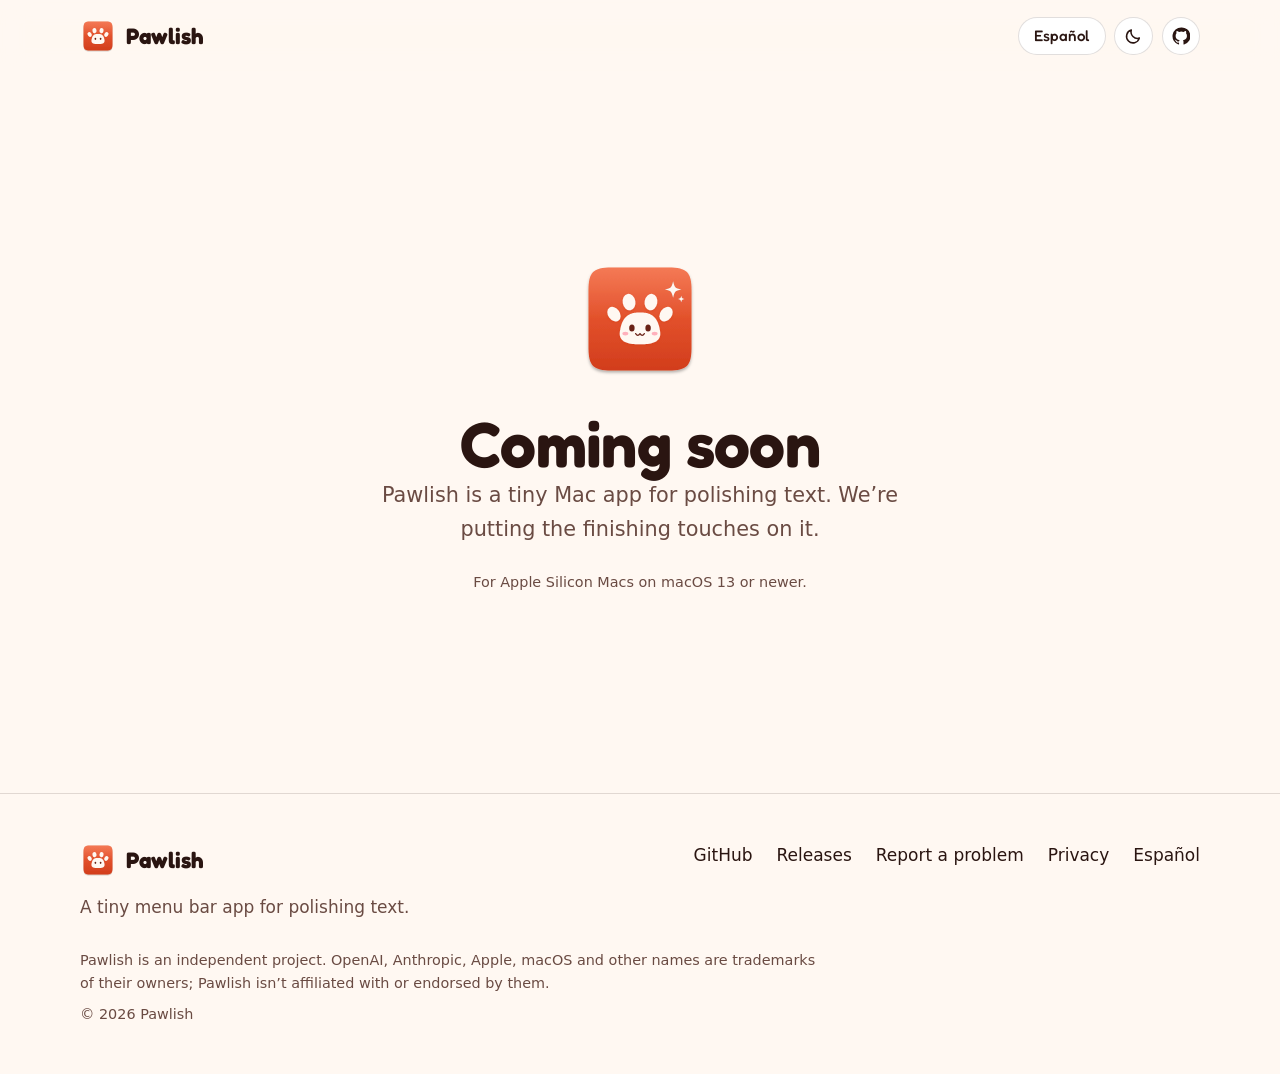
<file: index.html>
<!doctype html>
<html lang="en" data-redirect-es="es/">
<head>
<meta charset="utf-8">
<meta name="viewport" content="width=device-width, initial-scale=1, viewport-fit=cover">
<title>Pawlish: coming soon</title>
<meta name="description" content="Pawlish is a tiny Mac app for polishing text with your own AI. It’s almost ready.">

<link rel="canonical" href="https://pawlish.app/">
<link rel="alternate" hreflang="en" href="https://pawlish.app/">
<link rel="alternate" hreflang="es" href="https://pawlish.app/es/">
<link rel="alternate" hreflang="x-default" href="https://pawlish.app/">
<meta name="color-scheme" content="light dark">
<meta name="theme-color" content="#FFF8F2" media="(prefers-color-scheme: light)">
<meta name="theme-color" content="#12132A" media="(prefers-color-scheme: dark)">
<meta property="og:type" content="website">
<meta property="og:site_name" content="Pawlish">
<meta property="og:title" content="Pawlish: coming soon">
<meta property="og:description" content="Pawlish is a tiny Mac app for polishing text with your own AI. It’s almost ready.">
<meta property="og:url" content="https://pawlish.app/">
<meta property="og:image" content="https://pawlish.app/assets/og-en.png">
<meta property="og:image:width" content="1200">
<meta property="og:image:height" content="630">
<meta property="og:image:alt" content="Pawlish: a peach keycap with a paw, and the words “Polish any text, anywhere on your Mac.”">
<meta property="og:locale" content="en_US">
<meta name="twitter:card" content="summary_large_image">
<link rel="icon" href="assets/favicon.svg" type="image/svg+xml">
<link rel="icon" href="assets/favicon.ico" sizes="any">
<link rel="apple-touch-icon" href="assets/apple-touch-icon.png">
<link rel="preload" href="assets/fonts/fredoka-latin-wght-normal.woff2" as="font" type="font/woff2" crossorigin>
<link rel="stylesheet" href="assets/site.css">
<script src="assets/theme.js"></script>
</head>
<body class="page-soon">
<a class="skip" href="#main">Skip to content</a>
<header class="top">
  <div class="wrap top-in">
    <a class="brand" href="./"><img src="assets/app-icon-small.svg" alt="" width="36" height="36"><span>Pawlish</span></a>
    <div class="tools">
      <a class="pill" href="es/" hreflang="es" lang="es" title="Leer en español" aria-label="Leer en español" data-track="language_switch" data-to="es">Español</a>
      <button class="icon-btn" type="button" id="theme-toggle" aria-label="Switch between light and dark" aria-pressed="false"><svg class="ic ic-moon" aria-hidden="true"><use href="#i-moon"/></svg><svg class="ic ic-sun" aria-hidden="true"><use href="#i-sun"/></svg></button>
      <a class="icon-btn" href="https://github.com/claudiouvm/Pawlish" aria-label="GitHub" data-track="github_click" data-where="header"><svg class="ic" aria-hidden="true"><use href="#i-github"/></svg></a>
    </div>
  </div>
</header>

<main id="main">
<section class="section">
  <div class="wrap lost">
    <img src="assets/app-icon.svg" alt="" width="128" height="128">
    <h1>Coming soon</h1>
    <p class="lead">Pawlish is a tiny Mac app for polishing text. We’re putting the finishing touches on it.</p>
    <p class="fine">For Apple Silicon Macs on macOS 13 or newer.</p>
  </div>
</section>

</main>
<footer class="foot">
  <div class="wrap">
    <div class="foot-top">
      <div class="foot-brand">
        <a class="brand" href="./"><img src="assets/app-icon-small.svg" alt="" width="36" height="36"><span>Pawlish</span></a>
        <p>A tiny menu bar app for polishing text.</p>
      </div>
      <nav class="foot-links" aria-label="Links">
        <a href="https://github.com/claudiouvm/Pawlish" data-track="github_click" data-where="footer">GitHub</a>
        <a href="https://github.com/claudiouvm/Pawlish/releases" data-track="releases_click">Releases</a>
        <a href="https://github.com/claudiouvm/Pawlish/issues">Report a problem</a>
        <a href="privacy/">Privacy</a>
        <a href="es/" hreflang="es" lang="es" data-track="language_switch" data-to="es">Español</a>
      </nav>
    </div>
    <p class="fine">Pawlish is an independent project. OpenAI, Anthropic, Apple, macOS and other names are trademarks of their owners; Pawlish isn’t affiliated with or endorsed by them.</p>
    <p class="fine">© 2026 Pawlish</p>
  </div>
</footer>

<svg class="sprite" width="0" height="0" aria-hidden="true" focusable="false" style="position:absolute">
  <symbol id="i-moon" viewBox="0 0 24 24"><path d="M20 14.5A8.5 8.5 0 0 1 9.5 4a8.5 8.5 0 1 0 10.5 10.5Z"/></symbol>
  <symbol id="i-sun" viewBox="0 0 24 24"><circle cx="12" cy="12" r="4"/><path d="M12 2.5v2.2M12 19.3v2.2M4.6 4.6l1.6 1.6M17.8 17.8l1.6 1.6M2.5 12h2.2M19.3 12h2.2M4.6 19.4l1.6-1.6M17.8 6.2l1.6-1.6"/></symbol>
  <symbol id="i-github" viewBox="0 0 24 24"><path fill="currentColor" stroke="none" d="M12 .6a11.4 11.4 0 0 0-3.6 22.2c.6.1.8-.25.8-.55v-2c-3.2.7-3.85-1.4-3.85-1.4-.5-1.3-1.28-1.67-1.28-1.67-1.05-.72.08-.7.08-.7 1.15.08 1.76 1.2 1.76 1.2 1.03 1.77 2.7 1.26 3.36.96.1-.75.4-1.26.73-1.55-2.56-.3-5.25-1.28-5.25-5.7 0-1.26.45-2.29 1.19-3.1-.12-.3-.52-1.47.11-3.06 0 0 .97-.31 3.18 1.18a11 11 0 0 1 5.78 0c2.2-1.49 3.17-1.18 3.17-1.18.63 1.59.23 2.76.11 3.06.74.81 1.19 1.84 1.19 3.1 0 4.43-2.7 5.4-5.27 5.69.41.36.78 1.06.78 2.14v3.17c0 .31.21.67.8.55A11.4 11.4 0 0 0 12 .6Z"/></symbol>
  <symbol id="i-download" viewBox="0 0 24 24"><path d="M12 4v11.5M7 11l5 5 5-5M5 20h14"/></symbol>
  <symbol id="i-key" viewBox="0 0 24 24"><circle cx="8" cy="15.5" r="4.5"/><path d="m11.2 12.3 8.3-8.3M15.5 8l3 3M13 10.5l2 2"/></symbol>
  <symbol id="i-lock" viewBox="0 0 24 24"><rect x="4.5" y="10.5" width="15" height="10" rx="2.5"/><path d="M8 10.5V8a4 4 0 0 1 8 0v2.5"/></symbol>
  <symbol id="i-shield" viewBox="0 0 24 24"><path d="M12 3 4.5 6v5.5c0 4.6 3.1 7.7 7.5 9.5 4.4-1.8 7.5-4.9 7.5-9.5V6L12 3Z"/><path d="m8.8 12 2.4 2.4 4.2-4.6"/></symbol>
  <symbol id="i-bolt" viewBox="0 0 24 24"><path d="M13.5 2.5 5 13.5h6.5l-1 8 8.5-11h-6.5l1-8Z"/></symbol>
  <symbol id="i-copy" viewBox="0 0 24 24"><rect x="9" y="9" width="11" height="11" rx="2.5"/><path d="M5.5 15V6.5a2 2 0 0 1 2-2H16"/></symbol>
  <symbol id="i-check" viewBox="0 0 24 24"><path d="m5 12.5 4.5 4.5L19 7.5"/></symbol>
  <symbol id="i-chevron" viewBox="0 0 24 24"><path d="m6 9 6 6 6-6"/></symbol>
  <symbol id="i-arrow" viewBox="0 0 24 24"><path d="M4.5 12h15M13.5 6l6 6-6 6"/></symbol>
  <symbol id="i-sparkle" viewBox="0 0 24 24"><path d="m12 3 1.9 5.1L19 10l-5.1 1.9L12 17l-1.9-5.1L5 10l5.1-1.9L12 3ZM18.5 16l.8 2.2 2.2.8-2.2.8-.8 2.2-.8-2.2-2.2-.8 2.2-.8.8-2.2Z"/></symbol>
  <symbol id="i-laptop" viewBox="0 0 24 24"><rect x="4.5" y="5" width="15" height="10.5" rx="2"/><path d="M2.5 19.5h19"/></symbol>
  <symbol id="i-cloud" viewBox="0 0 24 24"><path d="M7.5 18.5a4.25 4.25 0 0 1-.7-8.45A6 6 0 0 1 18.3 9.7a4.4 4.4 0 0 1-.8 8.8h-10Z"/></symbol>
  <symbol id="i-gear" viewBox="0 0 24 24"><circle cx="12" cy="12" r="3"/><circle cx="12" cy="12" r="7.5" stroke-dasharray="3.2 2.35"/></symbol>
  <symbol id="i-prompts" viewBox="0 0 24 24"><path d="M4.5 6.5h15M4.5 12h15M4.5 17.5h9"/></symbol>
  <symbol id="i-popup" viewBox="0 0 24 24"><rect x="3.5" y="3.5" width="12" height="10" rx="2"/><rect x="8.5" y="10.5" width="12" height="10" rx="2" fill="var(--win, none)"/></symbol>
  <symbol id="i-info" viewBox="0 0 24 24"><circle cx="12" cy="12" r="8.5"/><path d="M12 11v5.5M12 7.6v.1"/></symbol>
  <symbol id="i-paw" viewBox="0 0 24 24"><g fill="currentColor" stroke="none"><ellipse cx="5.6" cy="11.2" rx="2" ry="2.7"/><ellipse cx="9.6" cy="6.4" rx="2" ry="2.7"/><ellipse cx="14.4" cy="6.4" rx="2" ry="2.7"/><ellipse cx="18.4" cy="11.2" rx="2" ry="2.7"/><path d="M12 11.3c-3.1 0-6.2 3.7-6.2 6.5 0 2.3 2 2.8 3.2 2.8 1.1 0 1.9-.6 3-.6s1.9.6 3 .6c1.2 0 3.2-.5 3.2-2.8 0-2.8-3.1-6.5-6.2-6.5Z"/></g></symbol>
  <symbol id="i-cursor" viewBox="0 0 16 22"><path d="M1.5 1.2v16.3l4.2-3.9 2.9 6.4 2.5-1.1-2.9-6.3h5.9L1.5 1.2Z" fill="#fff" stroke="#16161a" stroke-width="1.3" stroke-linejoin="round"/></symbol>
  <symbol id="i-replace" viewBox="0 0 24 24"><path d="M4.5 8.5h11M12 5l3.5 3.5L12 12M19.5 15.5h-11M12 19l-3.5-3.5L12 12"/></symbol>
  <symbol id="i-link" viewBox="0 0 24 24"><path d="M10 14a4 4 0 0 0 5.7 0l3-3a4 4 0 0 0-5.7-5.7l-1 1M14 10a4 4 0 0 0-5.7 0l-3 3a4 4 0 0 0 5.7 5.7l1-1"/></symbol>
  <symbol id="i-doc" viewBox="0 0 24 24"><path d="M6.5 3.5h7l4.5 4.5v11a1.5 1.5 0 0 1-1.5 1.5h-10A1.5 1.5 0 0 1 5 19V5a1.5 1.5 0 0 1 1.5-1.5Z"/><path d="M13.5 3.5V8H18M8.5 13h7M8.5 16.5h5"/></symbol>
  <symbol id="i-eye-off" viewBox="0 0 24 24"><path d="M3.5 12S7 6 12 6s8.5 6 8.5 6-3.5 6-8.5 6S3.5 12 3.5 12Z"/><circle cx="12" cy="12" r="2.6"/><path d="M4.5 4.5l15 15"/></symbol>
  <symbol id="i-calendar" viewBox="0 0 24 24"><rect x="4" y="5.5" width="16" height="14.5" rx="2.5"/><path d="M4 10h16M8.5 3.5v4M15.5 3.5v4"/></symbol>
  <symbol id="i-table" viewBox="0 0 24 24"><rect x="4" y="5" width="16" height="14" rx="2.5"/><path d="M4 10h16M4 14.5h16M10 10v9M15 10v9"/></symbol>
  <symbol id="i-diff" viewBox="0 0 24 24"><path d="M5 8h8M5 12h5M5 16h8"/><path d="m15 12 2 2 3.5-4"/></symbol>
  <symbol id="i-refresh" viewBox="0 0 24 24"><path d="M19 12a7 7 0 1 1-2.1-5M19 4.5V8h-3.5"/></symbol>
  <symbol id="i-heart" viewBox="0 0 24 24"><path d="M12 19.5S4.5 15 4.5 9.6A3.9 3.9 0 0 1 12 8a3.9 3.9 0 0 1 7.5 1.6c0 5.4-7.5 9.9-7.5 9.9Z"/></symbol>
  <symbol id="i-wand" viewBox="0 0 24 24"><path d="m5 19 9.5-9.5M13 6.5l4.5 4.5M17 3.5v2.4M15.8 4.7h2.4M20 8.5v2M19 9.5h2"/></symbol>
  <symbol id="i-speaker" viewBox="0 0 24 24"><path d="M5 9.5h3l4-3.5v12l-4-3.5H5v-5ZM15.5 9a4 4 0 0 1 0 6M18 6.5a7.5 7.5 0 0 1 0 11"/></symbol>
  <symbol id="i-clock" viewBox="0 0 24 24"><circle cx="12" cy="12" r="8.5"/><path d="M12 7.5V12l3 2"/></symbol>
  <symbol id="i-pen" viewBox="0 0 24 24"><path d="m5 19 .8-3.6L16.5 4.7a1.7 1.7 0 0 1 2.4 0l.4.4a1.7 1.7 0 0 1 0 2.4L8.6 18.2 5 19ZM14.5 6.7l2.8 2.8"/></symbol>
  <symbol id="i-globe" viewBox="0 0 24 24"><circle cx="12" cy="12" r="8.5"/><path d="M3.5 12h17M12 3.5c2.4 2.4 3.4 5.2 3.4 8.5S14.400 18.100 12 20.500C9.600 18.100 8.600 15.300 8.600 12S9.600 5.900 12 3.500Z"/></symbol>
  <symbol id="i-zoom" viewBox="0 0 24 24"><circle cx="10.5" cy="10.5" r="6"/><path d="m15 15 5 5M10.5 8v5M8 10.5h5"/></symbol>
  <symbol id="i-act-improve" viewBox="0 0 24 24"><path d="m12 3 1.9 5.1L19 10l-5.1 1.9L12 17l-1.9-5.1L5 10l5.1-1.9L12 3ZM18.5 16l.8 2.2 2.2.8-2.2.8-.8 2.2-.8-2.2-2.2-.8 2.2-.8.8-2.2Z"/></symbol>
  <symbol id="i-act-shorten" viewBox="0 0 24 24"><path d="M4.5 7h15M7.5 12h9M10.5 17h3"/></symbol>
  <symbol id="i-act-summarize" viewBox="0 0 24 24"><path d="M9.5 6.5h10M9.5 12h10M9.5 17.5h10"/><circle cx="4.8" cy="6.5" r=".9" fill="currentColor"/><circle cx="4.8" cy="12" r=".9" fill="currentColor"/><circle cx="4.8" cy="17.5" r=".9" fill="currentColor"/></symbol>
  <symbol id="i-act-proofread" viewBox="0 0 24 24"><path d="M4 8h9M4 13h5M4 18h4"/><path d="m11.5 16 3 3 6-7"/></symbol>
  <symbol id="i-act-translate" viewBox="0 0 24 24"><path d="M4 6h9M8.5 4v2M6 6c.4 3.3 2.6 5.8 5.6 7.4M12 6c-.6 3.6-3.2 6.4-7.4 7.8M12.5 20l3.5-8 3.5 8M13.8 17.2h4.4"/></symbol>
</svg>

<script type="application/json" id="site-data">{"label_ready": "Download for Mac", "label_soon": "Coming soon", "ready": "Version {version} · {size} · for Apple Silicon Macs (M1 or later) on macOS 13 or newer.", "soon": "The first release is on its way. Watch the repository on GitHub to hear when it lands.", "size_unit": "MB", "copied": "Copied", "copy_failed": "Select the text and copy it by hand", "analytics_on": "Statistics are on in this browser.", "analytics_off": "Statistics are off in this browser."}</script>
<script src="assets/site.js" defer></script>
<script src="assets/analytics.js" defer></script>
</body>
</html>
</file>
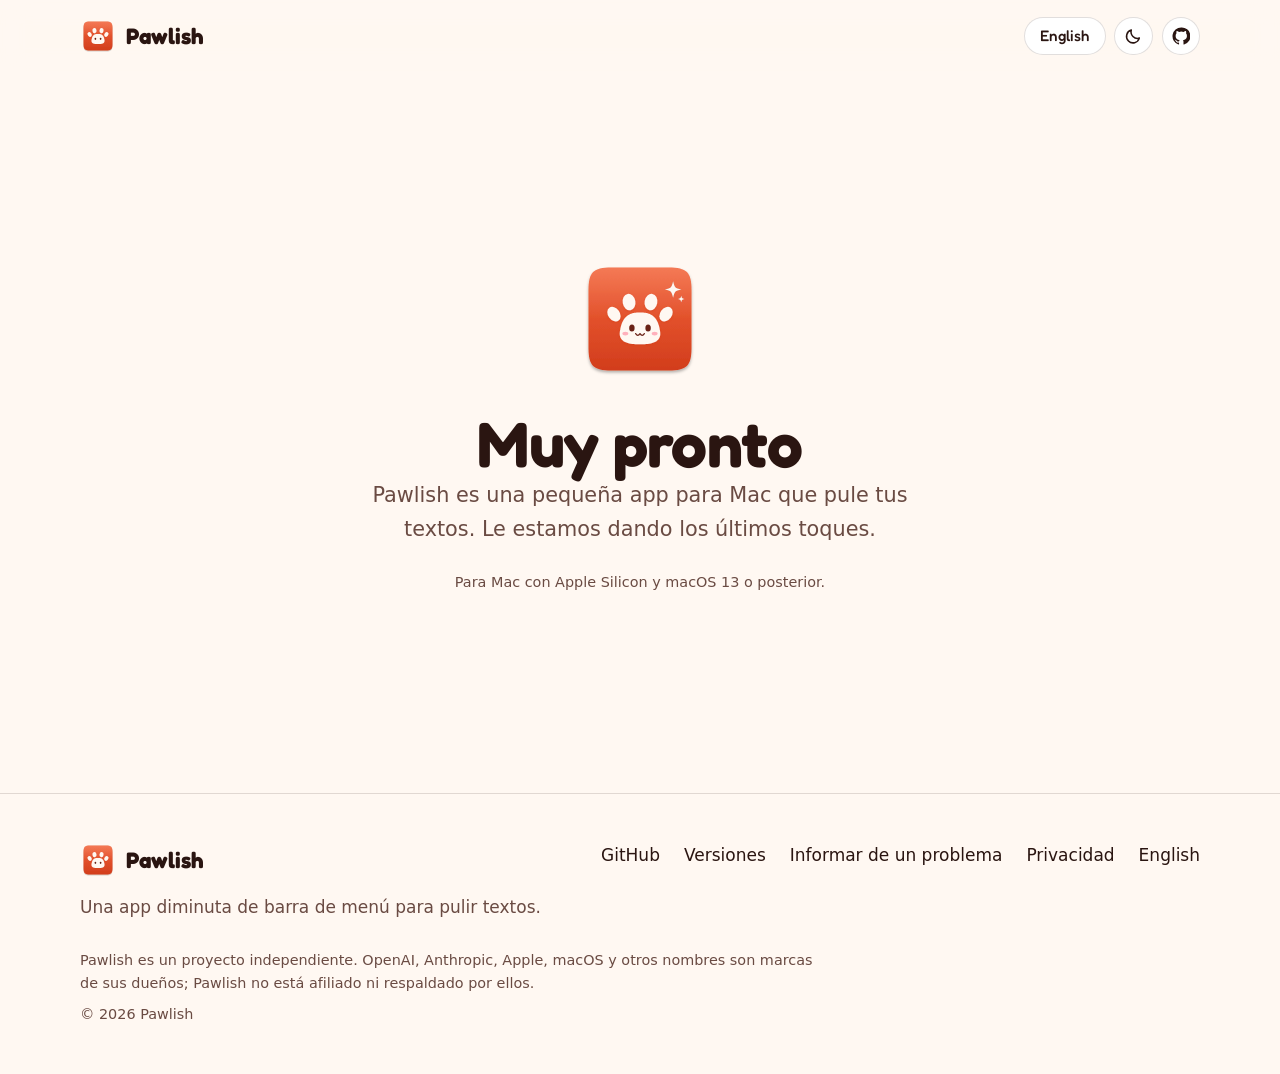
<file: es/index.html>
<!doctype html>
<html lang="es">
<head>
<meta charset="utf-8">
<meta name="viewport" content="width=device-width, initial-scale=1, viewport-fit=cover">
<title>Pawlish: muy pronto</title>
<meta name="description" content="Pawlish es una pequeña app para Mac que pule tus textos con tu propia IA. Ya casi está lista.">

<link rel="canonical" href="https://pawlish.app/es/">
<link rel="alternate" hreflang="en" href="https://pawlish.app/">
<link rel="alternate" hreflang="es" href="https://pawlish.app/es/">
<link rel="alternate" hreflang="x-default" href="https://pawlish.app/">
<meta name="color-scheme" content="light dark">
<meta name="theme-color" content="#FFF8F2" media="(prefers-color-scheme: light)">
<meta name="theme-color" content="#12132A" media="(prefers-color-scheme: dark)">
<meta property="og:type" content="website">
<meta property="og:site_name" content="Pawlish">
<meta property="og:title" content="Pawlish: muy pronto">
<meta property="og:description" content="Pawlish es una pequeña app para Mac que pule tus textos con tu propia IA. Ya casi está lista.">
<meta property="og:url" content="https://pawlish.app/es/">
<meta property="og:image" content="https://pawlish.app/assets/og-es.png">
<meta property="og:image:width" content="1200">
<meta property="og:image:height" content="630">
<meta property="og:image:alt" content="Pawlish: una tecla durazno con una huella y las palabras «Pule cualquier texto, en cualquier lugar de tu Mac».">
<meta property="og:locale" content="es_ES">
<meta name="twitter:card" content="summary_large_image">
<link rel="icon" href="../assets/favicon.svg" type="image/svg+xml">
<link rel="icon" href="../assets/favicon.ico" sizes="any">
<link rel="apple-touch-icon" href="../assets/apple-touch-icon.png">
<link rel="preload" href="../assets/fonts/fredoka-latin-wght-normal.woff2" as="font" type="font/woff2" crossorigin>
<link rel="stylesheet" href="../assets/site.css">
<script src="../assets/theme.js"></script>
</head>
<body class="page-soon">
<a class="skip" href="#main">Saltar al contenido</a>
<header class="top">
  <div class="wrap top-in">
    <a class="brand" href="./"><img src="../assets/app-icon-small.svg" alt="" width="36" height="36"><span>Pawlish</span></a>
    <div class="tools">
      <a class="pill" href="../?lang=en" hreflang="en" lang="en" title="Read in English" aria-label="Read in English" data-track="language_switch" data-to="en">English</a>
      <button class="icon-btn" type="button" id="theme-toggle" aria-label="Cambiar entre claro y oscuro" aria-pressed="false"><svg class="ic ic-moon" aria-hidden="true"><use href="#i-moon"/></svg><svg class="ic ic-sun" aria-hidden="true"><use href="#i-sun"/></svg></button>
      <a class="icon-btn" href="https://github.com/claudiouvm/Pawlish" aria-label="GitHub" data-track="github_click" data-where="header"><svg class="ic" aria-hidden="true"><use href="#i-github"/></svg></a>
    </div>
  </div>
</header>

<main id="main">
<section class="section">
  <div class="wrap lost">
    <img src="../assets/app-icon.svg" alt="" width="128" height="128">
    <h1>Muy pronto</h1>
    <p class="lead">Pawlish es una pequeña app para Mac que pule tus textos. Le estamos dando los últimos toques.</p>
    <p class="fine">Para Mac con Apple Silicon y macOS 13 o posterior.</p>
  </div>
</section>

</main>
<footer class="foot">
  <div class="wrap">
    <div class="foot-top">
      <div class="foot-brand">
        <a class="brand" href="./"><img src="../assets/app-icon-small.svg" alt="" width="36" height="36"><span>Pawlish</span></a>
        <p>Una app diminuta de barra de menú para pulir textos.</p>
      </div>
      <nav class="foot-links" aria-label="Enlaces">
        <a href="https://github.com/claudiouvm/Pawlish" data-track="github_click" data-where="footer">GitHub</a>
        <a href="https://github.com/claudiouvm/Pawlish/releases" data-track="releases_click">Versiones</a>
        <a href="https://github.com/claudiouvm/Pawlish/issues">Informar de un problema</a>
        <a href="privacidad/">Privacidad</a>
        <a href="../?lang=en" hreflang="en" lang="en" data-track="language_switch" data-to="en">English</a>
      </nav>
    </div>
    <p class="fine">Pawlish es un proyecto independiente. OpenAI, Anthropic, Apple, macOS y otros nombres son marcas de sus dueños; Pawlish no está afiliado ni respaldado por ellos.</p>
    <p class="fine">© 2026 Pawlish</p>
  </div>
</footer>

<svg class="sprite" width="0" height="0" aria-hidden="true" focusable="false" style="position:absolute">
  <symbol id="i-moon" viewBox="0 0 24 24"><path d="M20 14.5A8.5 8.5 0 0 1 9.5 4a8.5 8.5 0 1 0 10.5 10.5Z"/></symbol>
  <symbol id="i-sun" viewBox="0 0 24 24"><circle cx="12" cy="12" r="4"/><path d="M12 2.5v2.2M12 19.3v2.2M4.6 4.6l1.6 1.6M17.8 17.8l1.6 1.6M2.5 12h2.2M19.3 12h2.2M4.6 19.4l1.6-1.6M17.8 6.2l1.6-1.6"/></symbol>
  <symbol id="i-github" viewBox="0 0 24 24"><path fill="currentColor" stroke="none" d="M12 .6a11.4 11.4 0 0 0-3.6 22.2c.6.1.8-.25.8-.55v-2c-3.2.7-3.85-1.4-3.85-1.4-.5-1.3-1.28-1.67-1.28-1.67-1.05-.72.08-.7.08-.7 1.15.08 1.76 1.2 1.76 1.2 1.03 1.77 2.7 1.26 3.36.96.1-.75.4-1.26.73-1.55-2.56-.3-5.25-1.28-5.25-5.7 0-1.26.45-2.29 1.19-3.1-.12-.3-.52-1.47.11-3.06 0 0 .97-.31 3.18 1.18a11 11 0 0 1 5.78 0c2.2-1.49 3.17-1.18 3.17-1.18.63 1.59.23 2.76.11 3.06.74.81 1.19 1.84 1.19 3.1 0 4.43-2.7 5.4-5.27 5.69.41.36.78 1.06.78 2.14v3.17c0 .31.21.67.8.55A11.4 11.4 0 0 0 12 .6Z"/></symbol>
  <symbol id="i-download" viewBox="0 0 24 24"><path d="M12 4v11.5M7 11l5 5 5-5M5 20h14"/></symbol>
  <symbol id="i-key" viewBox="0 0 24 24"><circle cx="8" cy="15.5" r="4.5"/><path d="m11.2 12.3 8.3-8.3M15.5 8l3 3M13 10.5l2 2"/></symbol>
  <symbol id="i-lock" viewBox="0 0 24 24"><rect x="4.5" y="10.5" width="15" height="10" rx="2.5"/><path d="M8 10.5V8a4 4 0 0 1 8 0v2.5"/></symbol>
  <symbol id="i-shield" viewBox="0 0 24 24"><path d="M12 3 4.5 6v5.5c0 4.6 3.1 7.7 7.5 9.5 4.4-1.8 7.5-4.9 7.5-9.5V6L12 3Z"/><path d="m8.8 12 2.4 2.4 4.2-4.6"/></symbol>
  <symbol id="i-bolt" viewBox="0 0 24 24"><path d="M13.5 2.5 5 13.5h6.5l-1 8 8.5-11h-6.5l1-8Z"/></symbol>
  <symbol id="i-copy" viewBox="0 0 24 24"><rect x="9" y="9" width="11" height="11" rx="2.5"/><path d="M5.5 15V6.5a2 2 0 0 1 2-2H16"/></symbol>
  <symbol id="i-check" viewBox="0 0 24 24"><path d="m5 12.5 4.5 4.5L19 7.5"/></symbol>
  <symbol id="i-chevron" viewBox="0 0 24 24"><path d="m6 9 6 6 6-6"/></symbol>
  <symbol id="i-arrow" viewBox="0 0 24 24"><path d="M4.5 12h15M13.5 6l6 6-6 6"/></symbol>
  <symbol id="i-sparkle" viewBox="0 0 24 24"><path d="m12 3 1.9 5.1L19 10l-5.1 1.9L12 17l-1.9-5.1L5 10l5.1-1.9L12 3ZM18.5 16l.8 2.2 2.2.8-2.2.8-.8 2.2-.8-2.2-2.2-.8 2.2-.8.8-2.2Z"/></symbol>
  <symbol id="i-laptop" viewBox="0 0 24 24"><rect x="4.5" y="5" width="15" height="10.5" rx="2"/><path d="M2.5 19.5h19"/></symbol>
  <symbol id="i-cloud" viewBox="0 0 24 24"><path d="M7.5 18.5a4.25 4.25 0 0 1-.7-8.45A6 6 0 0 1 18.3 9.7a4.4 4.4 0 0 1-.8 8.8h-10Z"/></symbol>
  <symbol id="i-gear" viewBox="0 0 24 24"><circle cx="12" cy="12" r="3"/><circle cx="12" cy="12" r="7.5" stroke-dasharray="3.2 2.35"/></symbol>
  <symbol id="i-prompts" viewBox="0 0 24 24"><path d="M4.5 6.5h15M4.5 12h15M4.5 17.5h9"/></symbol>
  <symbol id="i-popup" viewBox="0 0 24 24"><rect x="3.5" y="3.5" width="12" height="10" rx="2"/><rect x="8.5" y="10.5" width="12" height="10" rx="2" fill="var(--win, none)"/></symbol>
  <symbol id="i-info" viewBox="0 0 24 24"><circle cx="12" cy="12" r="8.5"/><path d="M12 11v5.5M12 7.6v.1"/></symbol>
  <symbol id="i-paw" viewBox="0 0 24 24"><g fill="currentColor" stroke="none"><ellipse cx="5.6" cy="11.2" rx="2" ry="2.7"/><ellipse cx="9.6" cy="6.4" rx="2" ry="2.7"/><ellipse cx="14.4" cy="6.4" rx="2" ry="2.7"/><ellipse cx="18.4" cy="11.2" rx="2" ry="2.7"/><path d="M12 11.3c-3.1 0-6.2 3.7-6.2 6.5 0 2.3 2 2.8 3.2 2.8 1.1 0 1.9-.6 3-.6s1.9.6 3 .6c1.2 0 3.2-.5 3.2-2.8 0-2.8-3.1-6.5-6.2-6.5Z"/></g></symbol>
  <symbol id="i-cursor" viewBox="0 0 16 22"><path d="M1.5 1.2v16.3l4.2-3.9 2.9 6.4 2.5-1.1-2.9-6.3h5.9L1.5 1.2Z" fill="#fff" stroke="#16161a" stroke-width="1.3" stroke-linejoin="round"/></symbol>
  <symbol id="i-replace" viewBox="0 0 24 24"><path d="M4.5 8.5h11M12 5l3.5 3.5L12 12M19.5 15.5h-11M12 19l-3.5-3.5L12 12"/></symbol>
  <symbol id="i-link" viewBox="0 0 24 24"><path d="M10 14a4 4 0 0 0 5.7 0l3-3a4 4 0 0 0-5.7-5.7l-1 1M14 10a4 4 0 0 0-5.7 0l-3 3a4 4 0 0 0 5.7 5.7l1-1"/></symbol>
  <symbol id="i-doc" viewBox="0 0 24 24"><path d="M6.5 3.5h7l4.5 4.5v11a1.5 1.5 0 0 1-1.5 1.5h-10A1.5 1.5 0 0 1 5 19V5a1.5 1.5 0 0 1 1.5-1.5Z"/><path d="M13.5 3.5V8H18M8.5 13h7M8.5 16.5h5"/></symbol>
  <symbol id="i-eye-off" viewBox="0 0 24 24"><path d="M3.5 12S7 6 12 6s8.5 6 8.5 6-3.5 6-8.5 6S3.5 12 3.5 12Z"/><circle cx="12" cy="12" r="2.6"/><path d="M4.5 4.5l15 15"/></symbol>
  <symbol id="i-calendar" viewBox="0 0 24 24"><rect x="4" y="5.5" width="16" height="14.5" rx="2.5"/><path d="M4 10h16M8.5 3.5v4M15.5 3.5v4"/></symbol>
  <symbol id="i-table" viewBox="0 0 24 24"><rect x="4" y="5" width="16" height="14" rx="2.5"/><path d="M4 10h16M4 14.5h16M10 10v9M15 10v9"/></symbol>
  <symbol id="i-diff" viewBox="0 0 24 24"><path d="M5 8h8M5 12h5M5 16h8"/><path d="m15 12 2 2 3.5-4"/></symbol>
  <symbol id="i-refresh" viewBox="0 0 24 24"><path d="M19 12a7 7 0 1 1-2.1-5M19 4.5V8h-3.5"/></symbol>
  <symbol id="i-heart" viewBox="0 0 24 24"><path d="M12 19.5S4.5 15 4.5 9.6A3.9 3.9 0 0 1 12 8a3.9 3.9 0 0 1 7.5 1.6c0 5.4-7.5 9.9-7.5 9.9Z"/></symbol>
  <symbol id="i-wand" viewBox="0 0 24 24"><path d="m5 19 9.5-9.5M13 6.5l4.5 4.5M17 3.5v2.4M15.8 4.7h2.4M20 8.5v2M19 9.5h2"/></symbol>
  <symbol id="i-speaker" viewBox="0 0 24 24"><path d="M5 9.5h3l4-3.5v12l-4-3.5H5v-5ZM15.5 9a4 4 0 0 1 0 6M18 6.5a7.5 7.5 0 0 1 0 11"/></symbol>
  <symbol id="i-clock" viewBox="0 0 24 24"><circle cx="12" cy="12" r="8.5"/><path d="M12 7.5V12l3 2"/></symbol>
  <symbol id="i-pen" viewBox="0 0 24 24"><path d="m5 19 .8-3.6L16.5 4.7a1.7 1.7 0 0 1 2.4 0l.4.4a1.7 1.7 0 0 1 0 2.4L8.6 18.2 5 19ZM14.5 6.7l2.8 2.8"/></symbol>
  <symbol id="i-globe" viewBox="0 0 24 24"><circle cx="12" cy="12" r="8.5"/><path d="M3.5 12h17M12 3.5c2.4 2.4 3.4 5.2 3.4 8.5S14.400 18.100 12 20.500C9.600 18.100 8.600 15.300 8.600 12S9.600 5.900 12 3.500Z"/></symbol>
  <symbol id="i-zoom" viewBox="0 0 24 24"><circle cx="10.5" cy="10.5" r="6"/><path d="m15 15 5 5M10.5 8v5M8 10.5h5"/></symbol>
  <symbol id="i-act-improve" viewBox="0 0 24 24"><path d="m12 3 1.9 5.1L19 10l-5.1 1.9L12 17l-1.9-5.1L5 10l5.1-1.9L12 3ZM18.5 16l.8 2.2 2.2.8-2.2.8-.8 2.2-.8-2.2-2.2-.8 2.2-.8.8-2.2Z"/></symbol>
  <symbol id="i-act-shorten" viewBox="0 0 24 24"><path d="M4.5 7h15M7.5 12h9M10.5 17h3"/></symbol>
  <symbol id="i-act-summarize" viewBox="0 0 24 24"><path d="M9.5 6.5h10M9.5 12h10M9.5 17.5h10"/><circle cx="4.8" cy="6.5" r=".9" fill="currentColor"/><circle cx="4.8" cy="12" r=".9" fill="currentColor"/><circle cx="4.8" cy="17.5" r=".9" fill="currentColor"/></symbol>
  <symbol id="i-act-proofread" viewBox="0 0 24 24"><path d="M4 8h9M4 13h5M4 18h4"/><path d="m11.5 16 3 3 6-7"/></symbol>
  <symbol id="i-act-translate" viewBox="0 0 24 24"><path d="M4 6h9M8.5 4v2M6 6c.4 3.3 2.6 5.8 5.6 7.4M12 6c-.6 3.6-3.2 6.4-7.4 7.8M12.5 20l3.5-8 3.5 8M13.8 17.2h4.4"/></symbol>
</svg>

<script type="application/json" id="site-data">{"label_ready": "Descargar para Mac", "label_soon": "Próximamente", "ready": "Versión {version} · {size} · para Macs con Apple Silicon (M1 o posterior) con macOS 13 o más reciente.", "soon": "La primera versión está en camino. Sigue el repositorio en GitHub para enterarte cuando salga.", "size_unit": "MB", "copied": "Copiado", "copy_failed": "Selecciona el texto y cópialo a mano", "analytics_on": "Las estadísticas están activadas en este navegador.", "analytics_off": "Las estadísticas están desactivadas en este navegador."}</script>
<script src="../assets/site.js" defer></script>
<script src="../assets/analytics.js" defer></script>
</body>
</html>
</file>
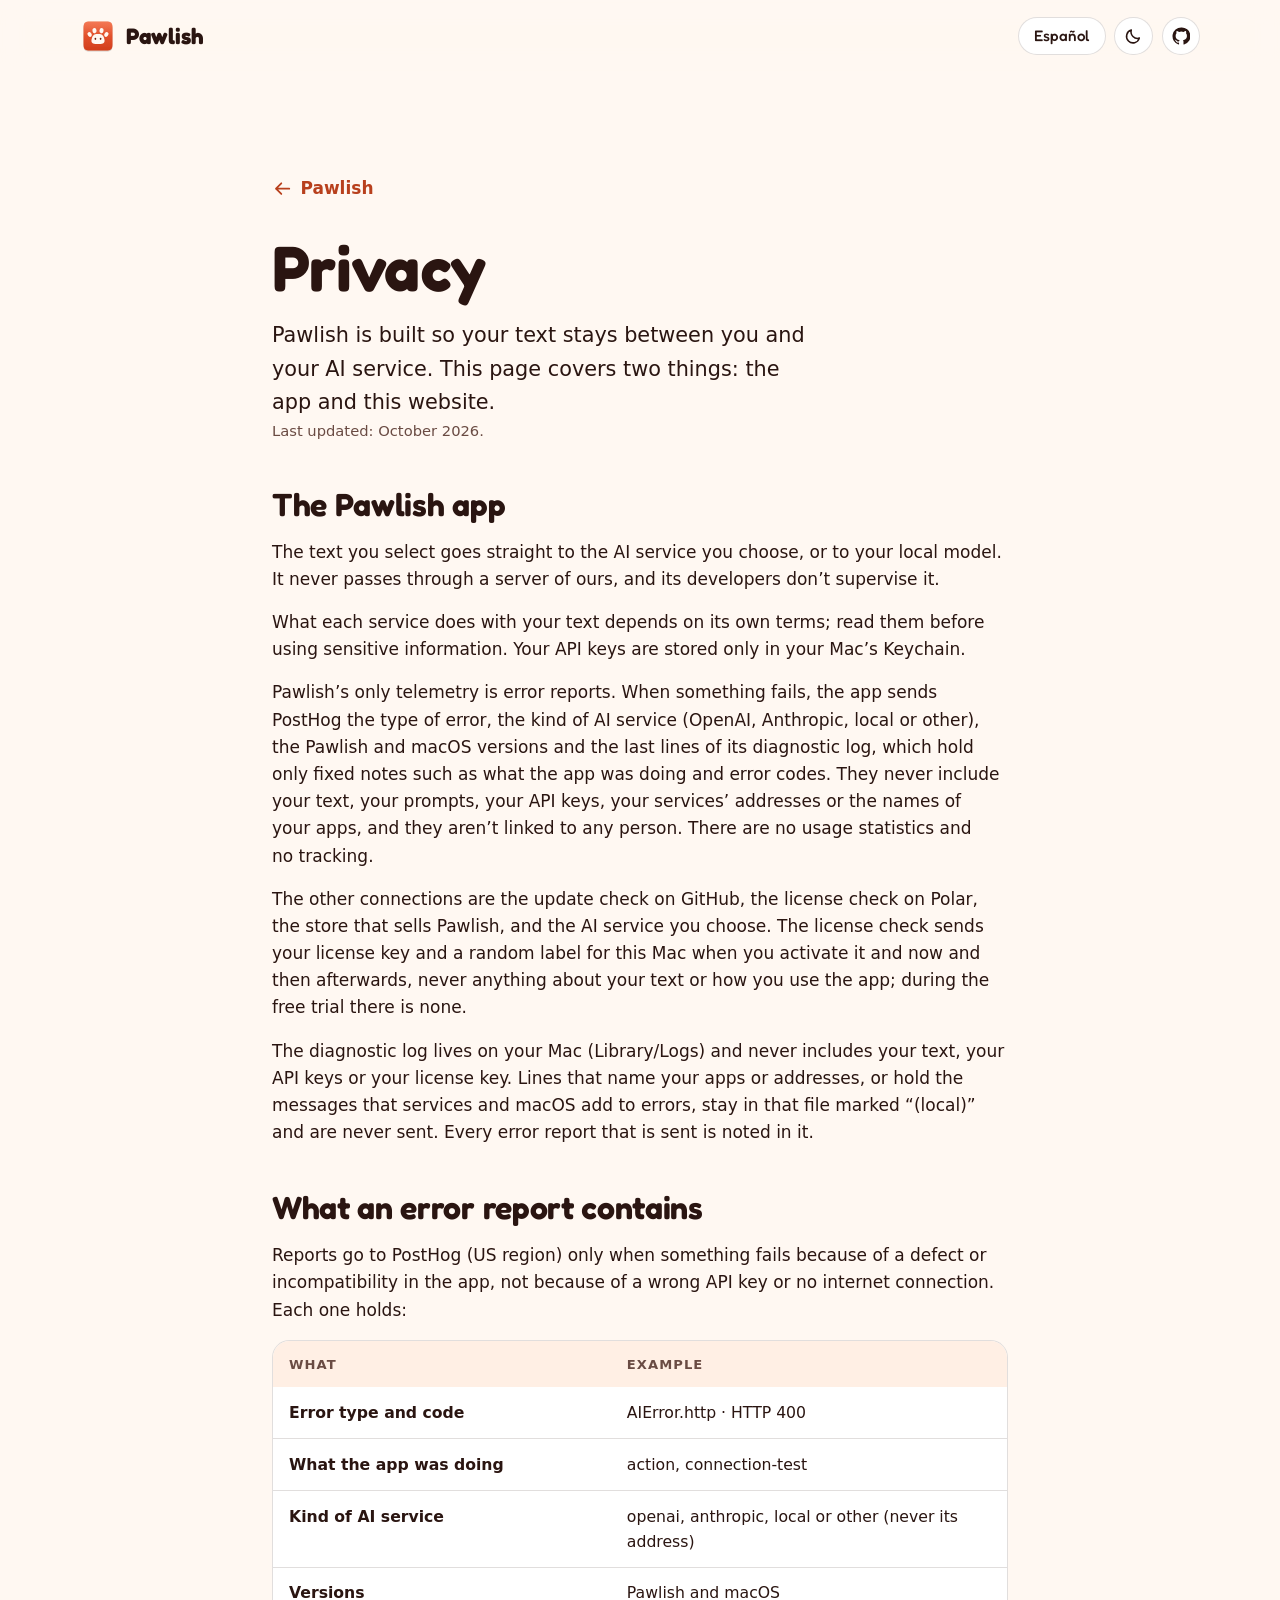
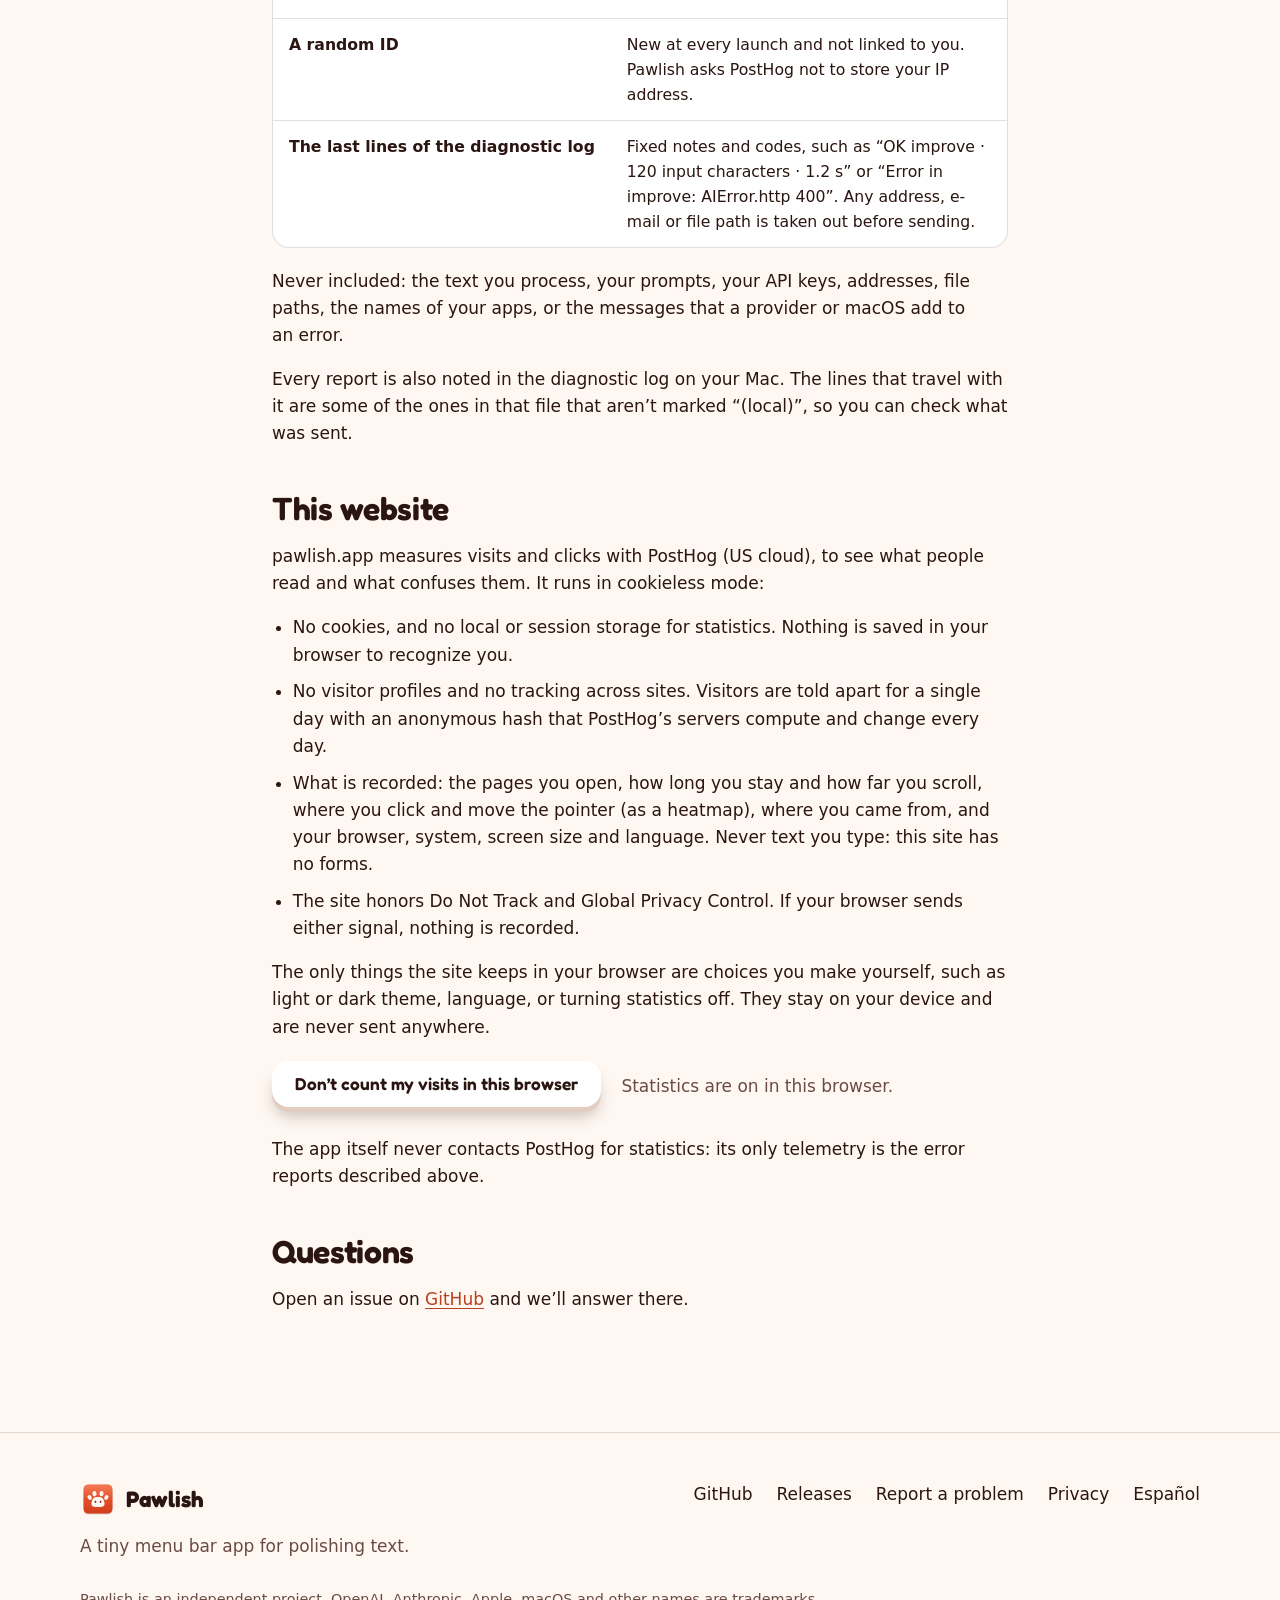
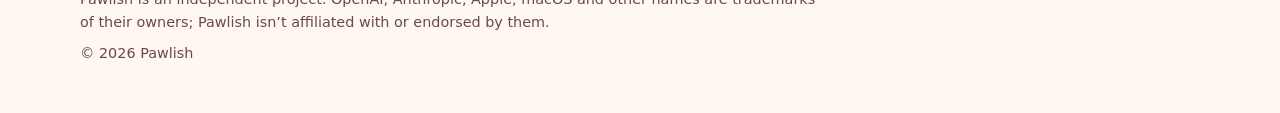
<file: privacy/index.html>
<!doctype html>
<html lang="en">
<head>
<meta charset="utf-8">
<meta name="viewport" content="width=device-width, initial-scale=1, viewport-fit=cover">
<title>Privacy · Pawlish</title>
<meta name="description" content="What Pawlish and pawlish.app collect (very little) and where your text goes (only to the AI service you choose).">

<link rel="canonical" href="https://pawlish.app/privacy/">
<link rel="alternate" hreflang="en" href="https://pawlish.app/privacy/">
<link rel="alternate" hreflang="es" href="https://pawlish.app/es/privacidad/">
<link rel="alternate" hreflang="x-default" href="https://pawlish.app/privacy/">
<meta name="color-scheme" content="light dark">
<meta name="theme-color" content="#FFF8F2" media="(prefers-color-scheme: light)">
<meta name="theme-color" content="#12132A" media="(prefers-color-scheme: dark)">
<meta property="og:type" content="website">
<meta property="og:site_name" content="Pawlish">
<meta property="og:title" content="Privacy · Pawlish">
<meta property="og:description" content="What Pawlish and pawlish.app collect (very little) and where your text goes (only to the AI service you choose).">
<meta property="og:url" content="https://pawlish.app/privacy/">
<meta property="og:image" content="https://pawlish.app/assets/og-en.png">
<meta property="og:image:width" content="1200">
<meta property="og:image:height" content="630">
<meta property="og:image:alt" content="Pawlish: a peach keycap with a paw, and the words “Polish any text, anywhere on your Mac.”">
<meta property="og:locale" content="en_US">
<meta name="twitter:card" content="summary_large_image">
<link rel="icon" href="../assets/favicon.svg" type="image/svg+xml">
<link rel="icon" href="../assets/favicon.ico" sizes="any">
<link rel="apple-touch-icon" href="../assets/apple-touch-icon.png">
<link rel="preload" href="../assets/fonts/fredoka-latin-wght-normal.woff2" as="font" type="font/woff2" crossorigin>
<link rel="stylesheet" href="../assets/site.css">
<script src="../assets/theme.js"></script>
</head>
<body class="page-privacy">
<a class="skip" href="#main">Skip to content</a>
<header class="top">
  <div class="wrap top-in">
    <a class="brand" href="../"><img src="../assets/app-icon-small.svg" alt="" width="36" height="36"><span>Pawlish</span></a>
    <div class="tools">
      <a class="pill" href="../es/privacidad/" hreflang="es" lang="es" title="Leer en español" aria-label="Leer en español" data-track="language_switch" data-to="es">Español</a>
      <button class="icon-btn" type="button" id="theme-toggle" aria-label="Switch between light and dark" aria-pressed="false"><svg class="ic ic-moon" aria-hidden="true"><use href="#i-moon"/></svg><svg class="ic ic-sun" aria-hidden="true"><use href="#i-sun"/></svg></button>
      <a class="icon-btn" href="https://github.com/claudiouvm/Pawlish" aria-label="GitHub" data-track="github_click" data-where="header"><svg class="ic" aria-hidden="true"><use href="#i-github"/></svg></a>
    </div>
  </div>
</header>

<main id="main">
<section class="section">
  <div class="wrap prose">
    <p class="crumb"><a href="../"><svg class="ic back" aria-hidden="true"><use href="#i-arrow"/></svg>Pawlish</a></p>
    <h1>Privacy</h1>
    <p class="lead">Pawlish is built so your text stays between you and your AI service. This page covers two things: the app and this website.</p>
    <p class="updated">Last updated: October 2026.</p>

    <h2 id="app">The Pawlish app</h2>
    <p>The text you select goes straight to the AI service you choose, or to your local model. It never passes through a server of ours, and its developers don’t supervise it.</p>
    <p>What each service does with your text depends on its own terms; read them before using sensitive information. Your API keys are stored only in your Mac’s Keychain.</p>
    <p>Pawlish’s only telemetry is error reports. When something fails, the app sends PostHog the type of error, the kind of AI service (OpenAI, Anthropic, local or other), the Pawlish and macOS versions and the last lines of its diagnostic log, which hold only fixed notes such as what the app was doing and error codes. They never include your text, your prompts, your API keys, your services’ addresses or the names of your apps, and they aren’t linked to any person. There are no usage statistics and no tracking.</p>
    <p>The other connections are the update check on GitHub, the license check on Polar, the store that sells Pawlish, and the AI service you choose. The license check sends your license key and a random label for this Mac when you activate it and now and then afterwards, never anything about your text or how you use the app; during the free trial there is none.</p>
    <p>The diagnostic log lives on your Mac (Library/Logs) and never includes your text, your API keys or your license key. Lines that name your apps or addresses, or hold the messages that services and macOS add to errors, stay in that file marked “(local)” and are never sent. Every error report that is sent is noted in it.</p>

    <h2 id="reports">What an error report contains</h2>
    <p>Reports go to PostHog (US region) only when something fails because of a defect or incompatibility in the app, not because of a wrong API key or no internet connection. Each one holds:</p>
    <div class="table-wrap">
      <table>
        <thead><tr><th scope="col">What</th><th scope="col">Example</th></tr></thead>
        <tbody>
          <tr><th scope="row">Error type and code</th><td>AIError.http · HTTP 400</td></tr>
          <tr><th scope="row">What the app was doing</th><td>action, connection-test</td></tr>
          <tr><th scope="row">Kind of AI service</th><td>openai, anthropic, local or other (never its address)</td></tr>
          <tr><th scope="row">Versions</th><td>Pawlish and macOS</td></tr>
          <tr><th scope="row">A random ID</th><td>New at every launch and not linked to you. Pawlish asks PostHog not to store your IP address.</td></tr>
          <tr><th scope="row">The last lines of the diagnostic log</th><td>Fixed notes and codes, such as “OK improve · 120 input characters · 1.2 s” or “Error in improve: AIError.http 400”. Any address, e-mail or file path is taken out before sending.</td></tr>
        </tbody>
      </table>
    </div>
    <p>Never included: the text you process, your prompts, your API keys, addresses, file paths, the names of your apps, or the messages that a provider or macOS add to an error.</p>
    <p>Every report is also noted in the diagnostic log on your Mac. The lines that travel with it are some of the ones in that file that aren’t marked “(local)”, so you can check what was sent.</p>

    <h2 id="site">This website</h2>
    <p>pawlish.app measures visits and clicks with PostHog (US cloud), to see what people read and what confuses them. It runs in cookieless mode:</p>
    <ul>
      <li>No cookies, and no local or session storage for statistics. Nothing is saved in your browser to recognize you.</li>
      <li>No visitor profiles and no tracking across sites. Visitors are told apart for a single day with an anonymous hash that PostHog’s servers compute and change every day.</li>
      <li>What is recorded: the pages you open, how long you stay and how far you scroll, where you click and move the pointer (as a heatmap), where you came from, and your browser, system, screen size and language. Never text you type: this site has no forms.</li>
      <li>The site honors Do Not Track and Global Privacy Control. If your browser sends either signal, nothing is recorded.</li>
    </ul>
    <p>The only things the site keeps in your browser are choices you make yourself, such as light or dark theme, language, or turning statistics off. They stay on your device and are never sent anywhere.</p>
    <div class="optout">
      <button class="key key-soft" type="button" id="analytics-toggle" aria-pressed="false" hidden>Don’t count my visits in this browser</button>
      <p id="analytics-state" role="status" aria-live="polite"></p>
    </div>
    <p>The app itself never contacts PostHog for statistics: its only telemetry is the error reports described above.</p>

    <h2 id="contact">Questions</h2>
    <p>Open an issue on <a href="https://github.com/claudiouvm/Pawlish/issues">GitHub</a> and we’ll answer there.</p>
  </div>
</section>

</main>
<footer class="foot">
  <div class="wrap">
    <div class="foot-top">
      <div class="foot-brand">
        <a class="brand" href="../"><img src="../assets/app-icon-small.svg" alt="" width="36" height="36"><span>Pawlish</span></a>
        <p>A tiny menu bar app for polishing text.</p>
      </div>
      <nav class="foot-links" aria-label="Links">
        <a href="https://github.com/claudiouvm/Pawlish" data-track="github_click" data-where="footer">GitHub</a>
        <a href="https://github.com/claudiouvm/Pawlish/releases" data-track="releases_click">Releases</a>
        <a href="https://github.com/claudiouvm/Pawlish/issues">Report a problem</a>
        <a href="./">Privacy</a>
        <a href="../es/privacidad/" hreflang="es" lang="es" data-track="language_switch" data-to="es">Español</a>
      </nav>
    </div>
    <p class="fine">Pawlish is an independent project. OpenAI, Anthropic, Apple, macOS and other names are trademarks of their owners; Pawlish isn’t affiliated with or endorsed by them.</p>
    <p class="fine">© 2026 Pawlish</p>
  </div>
</footer>

<svg class="sprite" width="0" height="0" aria-hidden="true" focusable="false" style="position:absolute">
  <symbol id="i-moon" viewBox="0 0 24 24"><path d="M20 14.5A8.5 8.5 0 0 1 9.5 4a8.5 8.5 0 1 0 10.5 10.5Z"/></symbol>
  <symbol id="i-sun" viewBox="0 0 24 24"><circle cx="12" cy="12" r="4"/><path d="M12 2.5v2.2M12 19.3v2.2M4.6 4.6l1.6 1.6M17.8 17.8l1.6 1.6M2.5 12h2.2M19.3 12h2.2M4.6 19.4l1.6-1.6M17.8 6.2l1.6-1.6"/></symbol>
  <symbol id="i-github" viewBox="0 0 24 24"><path fill="currentColor" stroke="none" d="M12 .6a11.4 11.4 0 0 0-3.6 22.2c.6.1.8-.25.8-.55v-2c-3.2.7-3.85-1.4-3.85-1.4-.5-1.3-1.28-1.67-1.28-1.67-1.05-.72.08-.7.08-.7 1.15.08 1.76 1.2 1.76 1.2 1.03 1.77 2.7 1.26 3.36.96.1-.75.4-1.26.73-1.55-2.56-.3-5.25-1.28-5.25-5.7 0-1.26.45-2.29 1.19-3.1-.12-.3-.52-1.47.11-3.06 0 0 .97-.31 3.18 1.18a11 11 0 0 1 5.78 0c2.2-1.49 3.17-1.18 3.17-1.18.63 1.59.23 2.76.11 3.06.74.81 1.19 1.84 1.19 3.1 0 4.43-2.7 5.4-5.27 5.69.41.36.78 1.06.78 2.14v3.17c0 .31.21.67.8.55A11.4 11.4 0 0 0 12 .6Z"/></symbol>
  <symbol id="i-download" viewBox="0 0 24 24"><path d="M12 4v11.5M7 11l5 5 5-5M5 20h14"/></symbol>
  <symbol id="i-key" viewBox="0 0 24 24"><circle cx="8" cy="15.5" r="4.5"/><path d="m11.2 12.3 8.3-8.3M15.5 8l3 3M13 10.5l2 2"/></symbol>
  <symbol id="i-lock" viewBox="0 0 24 24"><rect x="4.5" y="10.5" width="15" height="10" rx="2.5"/><path d="M8 10.5V8a4 4 0 0 1 8 0v2.5"/></symbol>
  <symbol id="i-shield" viewBox="0 0 24 24"><path d="M12 3 4.5 6v5.5c0 4.6 3.1 7.7 7.5 9.5 4.4-1.8 7.5-4.9 7.5-9.5V6L12 3Z"/><path d="m8.8 12 2.4 2.4 4.2-4.6"/></symbol>
  <symbol id="i-bolt" viewBox="0 0 24 24"><path d="M13.5 2.5 5 13.5h6.5l-1 8 8.5-11h-6.5l1-8Z"/></symbol>
  <symbol id="i-copy" viewBox="0 0 24 24"><rect x="9" y="9" width="11" height="11" rx="2.5"/><path d="M5.5 15V6.5a2 2 0 0 1 2-2H16"/></symbol>
  <symbol id="i-check" viewBox="0 0 24 24"><path d="m5 12.5 4.5 4.5L19 7.5"/></symbol>
  <symbol id="i-chevron" viewBox="0 0 24 24"><path d="m6 9 6 6 6-6"/></symbol>
  <symbol id="i-arrow" viewBox="0 0 24 24"><path d="M4.5 12h15M13.5 6l6 6-6 6"/></symbol>
  <symbol id="i-sparkle" viewBox="0 0 24 24"><path d="m12 3 1.9 5.1L19 10l-5.1 1.9L12 17l-1.9-5.1L5 10l5.1-1.9L12 3ZM18.5 16l.8 2.2 2.2.8-2.2.8-.8 2.2-.8-2.2-2.2-.8 2.2-.8.8-2.2Z"/></symbol>
  <symbol id="i-laptop" viewBox="0 0 24 24"><rect x="4.5" y="5" width="15" height="10.5" rx="2"/><path d="M2.5 19.5h19"/></symbol>
  <symbol id="i-cloud" viewBox="0 0 24 24"><path d="M7.5 18.5a4.25 4.25 0 0 1-.7-8.45A6 6 0 0 1 18.3 9.7a4.4 4.4 0 0 1-.8 8.8h-10Z"/></symbol>
  <symbol id="i-gear" viewBox="0 0 24 24"><circle cx="12" cy="12" r="3"/><circle cx="12" cy="12" r="7.5" stroke-dasharray="3.2 2.35"/></symbol>
  <symbol id="i-prompts" viewBox="0 0 24 24"><path d="M4.5 6.5h15M4.5 12h15M4.5 17.5h9"/></symbol>
  <symbol id="i-popup" viewBox="0 0 24 24"><rect x="3.5" y="3.5" width="12" height="10" rx="2"/><rect x="8.5" y="10.5" width="12" height="10" rx="2" fill="var(--win, none)"/></symbol>
  <symbol id="i-info" viewBox="0 0 24 24"><circle cx="12" cy="12" r="8.5"/><path d="M12 11v5.5M12 7.6v.1"/></symbol>
  <symbol id="i-paw" viewBox="0 0 24 24"><g fill="currentColor" stroke="none"><ellipse cx="5.6" cy="11.2" rx="2" ry="2.7"/><ellipse cx="9.6" cy="6.4" rx="2" ry="2.7"/><ellipse cx="14.4" cy="6.4" rx="2" ry="2.7"/><ellipse cx="18.4" cy="11.2" rx="2" ry="2.7"/><path d="M12 11.3c-3.1 0-6.2 3.7-6.2 6.5 0 2.3 2 2.8 3.2 2.8 1.1 0 1.9-.6 3-.6s1.9.6 3 .6c1.2 0 3.2-.5 3.2-2.8 0-2.8-3.1-6.5-6.2-6.5Z"/></g></symbol>
  <symbol id="i-cursor" viewBox="0 0 16 22"><path d="M1.5 1.2v16.3l4.2-3.9 2.9 6.4 2.5-1.1-2.9-6.3h5.9L1.5 1.2Z" fill="#fff" stroke="#16161a" stroke-width="1.3" stroke-linejoin="round"/></symbol>
  <symbol id="i-replace" viewBox="0 0 24 24"><path d="M4.5 8.5h11M12 5l3.5 3.5L12 12M19.5 15.5h-11M12 19l-3.5-3.5L12 12"/></symbol>
  <symbol id="i-link" viewBox="0 0 24 24"><path d="M10 14a4 4 0 0 0 5.7 0l3-3a4 4 0 0 0-5.7-5.7l-1 1M14 10a4 4 0 0 0-5.7 0l-3 3a4 4 0 0 0 5.7 5.7l1-1"/></symbol>
  <symbol id="i-doc" viewBox="0 0 24 24"><path d="M6.5 3.5h7l4.5 4.5v11a1.5 1.5 0 0 1-1.5 1.5h-10A1.5 1.5 0 0 1 5 19V5a1.5 1.5 0 0 1 1.5-1.5Z"/><path d="M13.5 3.5V8H18M8.5 13h7M8.5 16.5h5"/></symbol>
  <symbol id="i-eye-off" viewBox="0 0 24 24"><path d="M3.5 12S7 6 12 6s8.5 6 8.5 6-3.5 6-8.5 6S3.5 12 3.5 12Z"/><circle cx="12" cy="12" r="2.6"/><path d="M4.5 4.5l15 15"/></symbol>
  <symbol id="i-calendar" viewBox="0 0 24 24"><rect x="4" y="5.5" width="16" height="14.5" rx="2.5"/><path d="M4 10h16M8.5 3.5v4M15.5 3.5v4"/></symbol>
  <symbol id="i-table" viewBox="0 0 24 24"><rect x="4" y="5" width="16" height="14" rx="2.5"/><path d="M4 10h16M4 14.5h16M10 10v9M15 10v9"/></symbol>
  <symbol id="i-diff" viewBox="0 0 24 24"><path d="M5 8h8M5 12h5M5 16h8"/><path d="m15 12 2 2 3.5-4"/></symbol>
  <symbol id="i-refresh" viewBox="0 0 24 24"><path d="M19 12a7 7 0 1 1-2.1-5M19 4.5V8h-3.5"/></symbol>
  <symbol id="i-heart" viewBox="0 0 24 24"><path d="M12 19.5S4.5 15 4.5 9.6A3.9 3.9 0 0 1 12 8a3.9 3.9 0 0 1 7.5 1.6c0 5.4-7.5 9.9-7.5 9.9Z"/></symbol>
  <symbol id="i-wand" viewBox="0 0 24 24"><path d="m5 19 9.5-9.5M13 6.5l4.5 4.5M17 3.5v2.4M15.8 4.7h2.4M20 8.5v2M19 9.5h2"/></symbol>
  <symbol id="i-speaker" viewBox="0 0 24 24"><path d="M5 9.5h3l4-3.5v12l-4-3.5H5v-5ZM15.5 9a4 4 0 0 1 0 6M18 6.5a7.5 7.5 0 0 1 0 11"/></symbol>
  <symbol id="i-clock" viewBox="0 0 24 24"><circle cx="12" cy="12" r="8.5"/><path d="M12 7.5V12l3 2"/></symbol>
  <symbol id="i-pen" viewBox="0 0 24 24"><path d="m5 19 .8-3.6L16.5 4.7a1.7 1.7 0 0 1 2.4 0l.4.4a1.7 1.7 0 0 1 0 2.4L8.6 18.2 5 19ZM14.5 6.7l2.8 2.8"/></symbol>
  <symbol id="i-globe" viewBox="0 0 24 24"><circle cx="12" cy="12" r="8.5"/><path d="M3.5 12h17M12 3.5c2.4 2.4 3.4 5.2 3.4 8.5S14.400 18.100 12 20.500C9.600 18.100 8.600 15.300 8.600 12S9.600 5.900 12 3.500Z"/></symbol>
  <symbol id="i-zoom" viewBox="0 0 24 24"><circle cx="10.5" cy="10.5" r="6"/><path d="m15 15 5 5M10.5 8v5M8 10.5h5"/></symbol>
  <symbol id="i-act-improve" viewBox="0 0 24 24"><path d="m12 3 1.9 5.1L19 10l-5.1 1.9L12 17l-1.9-5.1L5 10l5.1-1.9L12 3ZM18.5 16l.8 2.2 2.2.8-2.2.8-.8 2.2-.8-2.2-2.2-.8 2.2-.8.8-2.2Z"/></symbol>
  <symbol id="i-act-shorten" viewBox="0 0 24 24"><path d="M4.5 7h15M7.5 12h9M10.5 17h3"/></symbol>
  <symbol id="i-act-summarize" viewBox="0 0 24 24"><path d="M9.5 6.5h10M9.5 12h10M9.5 17.5h10"/><circle cx="4.8" cy="6.5" r=".9" fill="currentColor"/><circle cx="4.8" cy="12" r=".9" fill="currentColor"/><circle cx="4.8" cy="17.5" r=".9" fill="currentColor"/></symbol>
  <symbol id="i-act-proofread" viewBox="0 0 24 24"><path d="M4 8h9M4 13h5M4 18h4"/><path d="m11.5 16 3 3 6-7"/></symbol>
  <symbol id="i-act-translate" viewBox="0 0 24 24"><path d="M4 6h9M8.5 4v2M6 6c.4 3.3 2.6 5.8 5.6 7.4M12 6c-.6 3.6-3.2 6.4-7.4 7.8M12.5 20l3.5-8 3.5 8M13.8 17.2h4.4"/></symbol>
</svg>

<script type="application/json" id="site-data">{"label_ready": "Download for Mac", "label_soon": "Coming soon", "ready": "Version {version} · {size} · for Apple Silicon Macs (M1 or later) on macOS 13 or newer.", "soon": "The first release is on its way. Watch the repository on GitHub to hear when it lands.", "size_unit": "MB", "copied": "Copied", "copy_failed": "Select the text and copy it by hand", "analytics_on": "Statistics are on in this browser.", "analytics_off": "Statistics are off in this browser."}</script>
<script src="../assets/site.js" defer></script>
<script src="../assets/analytics.js" defer></script>
</body>
</html>
</file>
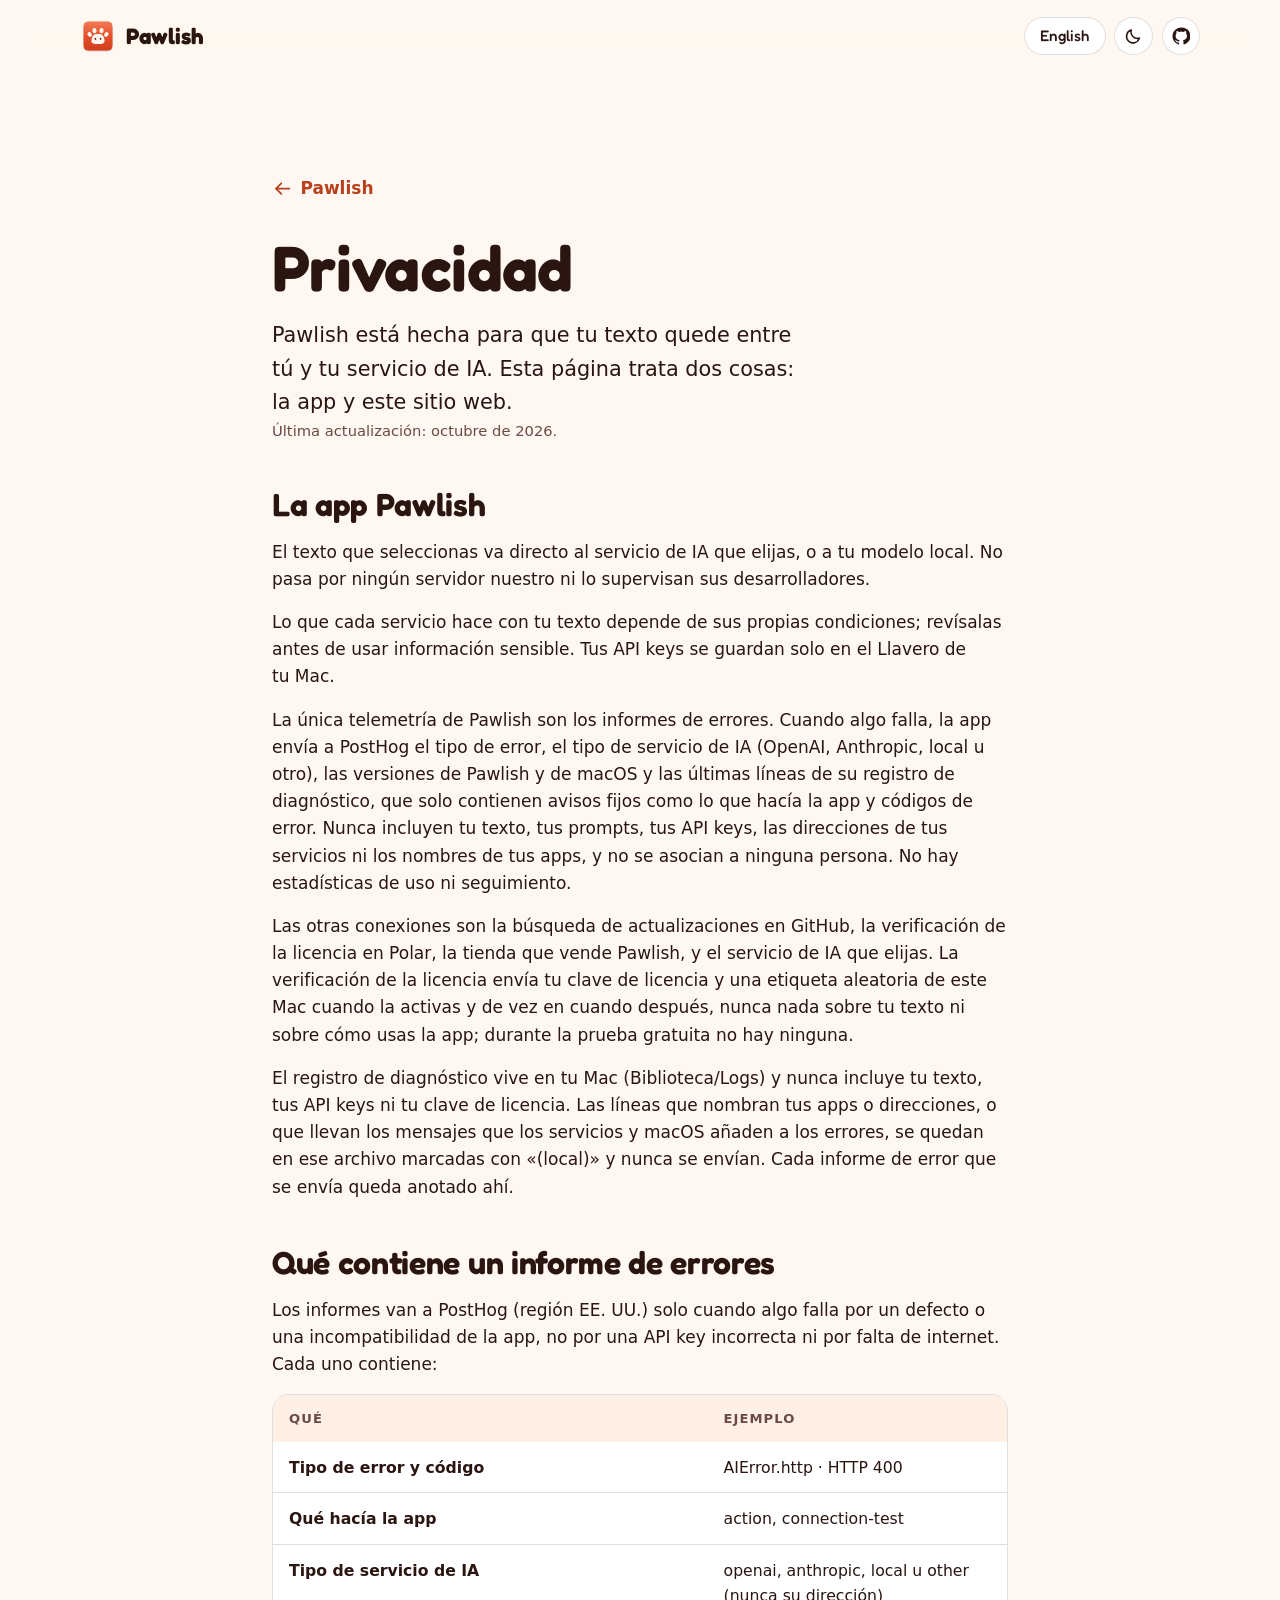
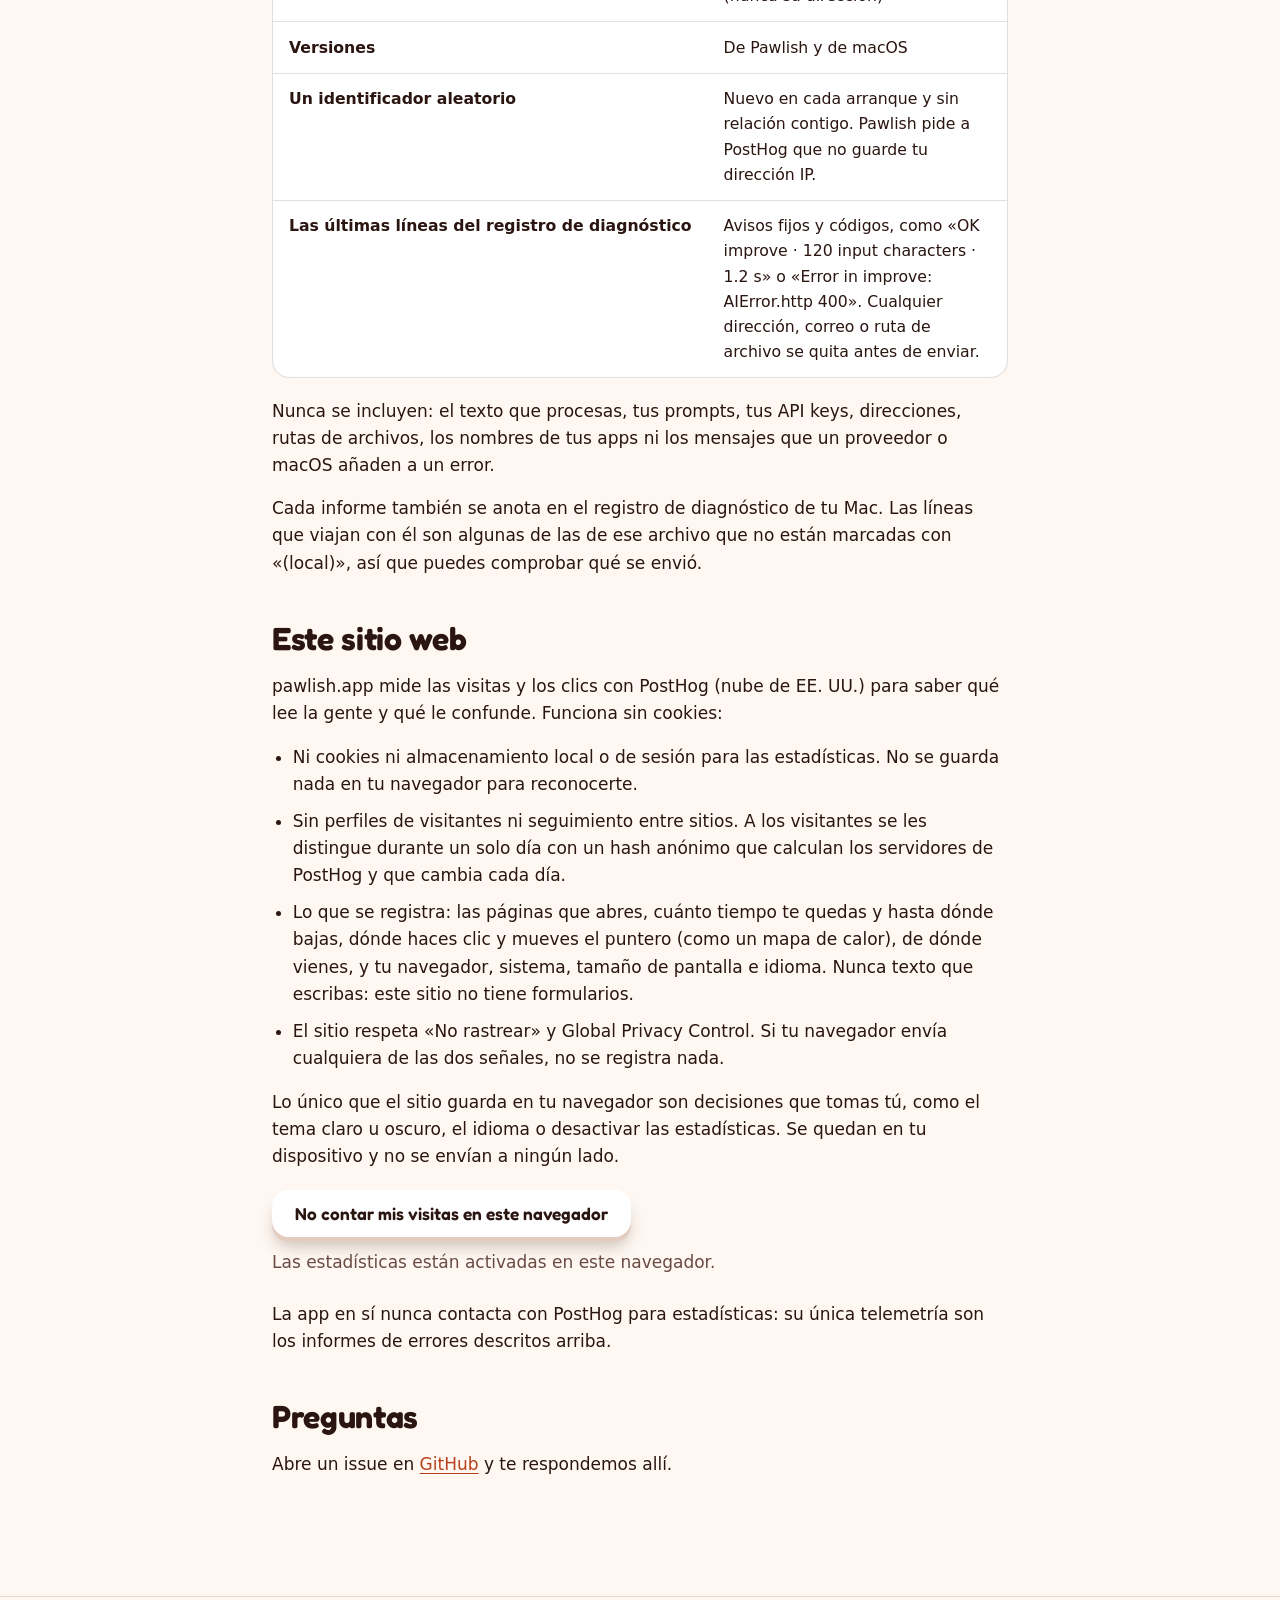
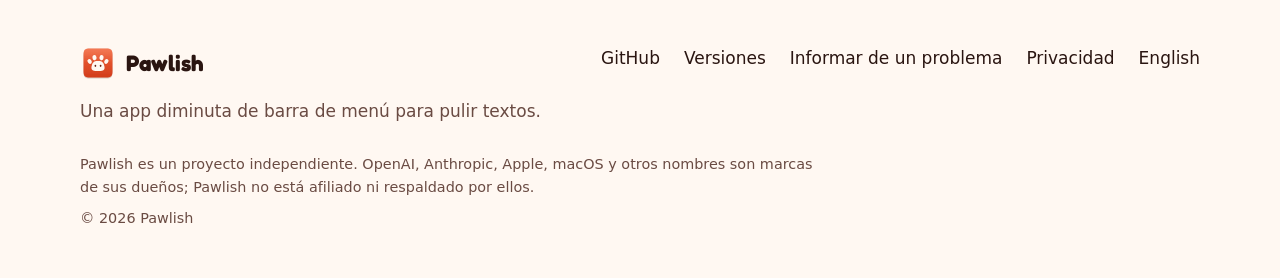
<file: es/privacidad/index.html>
<!doctype html>
<html lang="es">
<head>
<meta charset="utf-8">
<meta name="viewport" content="width=device-width, initial-scale=1, viewport-fit=cover">
<title>Privacidad · Pawlish</title>
<meta name="description" content="Qué recogen Pawlish y pawlish.app (muy poco) y a dónde va tu texto (solo al servicio de IA que elijas).">

<link rel="canonical" href="https://pawlish.app/es/privacidad/">
<link rel="alternate" hreflang="en" href="https://pawlish.app/privacy/">
<link rel="alternate" hreflang="es" href="https://pawlish.app/es/privacidad/">
<link rel="alternate" hreflang="x-default" href="https://pawlish.app/privacy/">
<meta name="color-scheme" content="light dark">
<meta name="theme-color" content="#FFF8F2" media="(prefers-color-scheme: light)">
<meta name="theme-color" content="#12132A" media="(prefers-color-scheme: dark)">
<meta property="og:type" content="website">
<meta property="og:site_name" content="Pawlish">
<meta property="og:title" content="Privacidad · Pawlish">
<meta property="og:description" content="Qué recogen Pawlish y pawlish.app (muy poco) y a dónde va tu texto (solo al servicio de IA que elijas).">
<meta property="og:url" content="https://pawlish.app/es/privacidad/">
<meta property="og:image" content="https://pawlish.app/assets/og-es.png">
<meta property="og:image:width" content="1200">
<meta property="og:image:height" content="630">
<meta property="og:image:alt" content="Pawlish: una tecla durazno con una huella y las palabras «Pule cualquier texto, en cualquier lugar de tu Mac».">
<meta property="og:locale" content="es_ES">
<meta name="twitter:card" content="summary_large_image">
<link rel="icon" href="../../assets/favicon.svg" type="image/svg+xml">
<link rel="icon" href="../../assets/favicon.ico" sizes="any">
<link rel="apple-touch-icon" href="../../assets/apple-touch-icon.png">
<link rel="preload" href="../../assets/fonts/fredoka-latin-wght-normal.woff2" as="font" type="font/woff2" crossorigin>
<link rel="stylesheet" href="../../assets/site.css">
<script src="../../assets/theme.js"></script>
</head>
<body class="page-privacy">
<a class="skip" href="#main">Saltar al contenido</a>
<header class="top">
  <div class="wrap top-in">
    <a class="brand" href="../"><img src="../../assets/app-icon-small.svg" alt="" width="36" height="36"><span>Pawlish</span></a>
    <div class="tools">
      <a class="pill" href="../../privacy/" hreflang="en" lang="en" title="Read in English" aria-label="Read in English" data-track="language_switch" data-to="en">English</a>
      <button class="icon-btn" type="button" id="theme-toggle" aria-label="Cambiar entre claro y oscuro" aria-pressed="false"><svg class="ic ic-moon" aria-hidden="true"><use href="#i-moon"/></svg><svg class="ic ic-sun" aria-hidden="true"><use href="#i-sun"/></svg></button>
      <a class="icon-btn" href="https://github.com/claudiouvm/Pawlish" aria-label="GitHub" data-track="github_click" data-where="header"><svg class="ic" aria-hidden="true"><use href="#i-github"/></svg></a>
    </div>
  </div>
</header>

<main id="main">
<section class="section">
  <div class="wrap prose">
    <p class="crumb"><a href="../"><svg class="ic back" aria-hidden="true"><use href="#i-arrow"/></svg>Pawlish</a></p>
    <h1>Privacidad</h1>
    <p class="lead">Pawlish está hecha para que tu texto quede entre tú y tu servicio de IA. Esta página trata dos cosas: la app y este sitio web.</p>
    <p class="updated">Última actualización: octubre de 2026.</p>

    <h2 id="app">La app Pawlish</h2>
    <p>El texto que seleccionas va directo al servicio de IA que elijas, o a tu modelo local. No pasa por ningún servidor nuestro ni lo supervisan sus desarrolladores.</p>
    <p>Lo que cada servicio hace con tu texto depende de sus propias condiciones; revísalas antes de usar información sensible. Tus API keys se guardan solo en el Llavero de tu Mac.</p>
    <p>La única telemetría de Pawlish son los informes de errores. Cuando algo falla, la app envía a PostHog el tipo de error, el tipo de servicio de IA (OpenAI, Anthropic, local u otro), las versiones de Pawlish y de macOS y las últimas líneas de su registro de diagnóstico, que solo contienen avisos fijos como lo que hacía la app y códigos de error. Nunca incluyen tu texto, tus prompts, tus API keys, las direcciones de tus servicios ni los nombres de tus apps, y no se asocian a ninguna persona. No hay estadísticas de uso ni seguimiento.</p>
    <p>Las otras conexiones son la búsqueda de actualizaciones en GitHub, la verificación de la licencia en Polar, la tienda que vende Pawlish, y el servicio de IA que elijas. La verificación de la licencia envía tu clave de licencia y una etiqueta aleatoria de este Mac cuando la activas y de vez en cuando después, nunca nada sobre tu texto ni sobre cómo usas la app; durante la prueba gratuita no hay ninguna.</p>
    <p>El registro de diagnóstico vive en tu Mac (Biblioteca/Logs) y nunca incluye tu texto, tus API keys ni tu clave de licencia. Las líneas que nombran tus apps o direcciones, o que llevan los mensajes que los servicios y macOS añaden a los errores, se quedan en ese archivo marcadas con «(local)» y nunca se envían. Cada informe de error que se envía queda anotado ahí.</p>

    <h2 id="reports">Qué contiene un informe de errores</h2>
    <p>Los informes van a PostHog (región EE. UU.) solo cuando algo falla por un defecto o una incompatibilidad de la app, no por una API key incorrecta ni por falta de internet. Cada uno contiene:</p>
    <div class="table-wrap">
      <table>
        <thead><tr><th scope="col">Qué</th><th scope="col">Ejemplo</th></tr></thead>
        <tbody>
          <tr><th scope="row">Tipo de error y código</th><td>AIError.http · HTTP 400</td></tr>
          <tr><th scope="row">Qué hacía la app</th><td>action, connection-test</td></tr>
          <tr><th scope="row">Tipo de servicio de IA</th><td>openai, anthropic, local u other (nunca su dirección)</td></tr>
          <tr><th scope="row">Versiones</th><td>De Pawlish y de macOS</td></tr>
          <tr><th scope="row">Un identificador aleatorio</th><td>Nuevo en cada arranque y sin relación contigo. Pawlish pide a PostHog que no guarde tu dirección IP.</td></tr>
          <tr><th scope="row">Las últimas líneas del registro de diagnóstico</th><td>Avisos fijos y códigos, como «OK improve · 120 input characters · 1.2 s» o «Error in improve: AIError.http 400». Cualquier dirección, correo o ruta de archivo se quita antes de enviar.</td></tr>
        </tbody>
      </table>
    </div>
    <p>Nunca se incluyen: el texto que procesas, tus prompts, tus API keys, direcciones, rutas de archivos, los nombres de tus apps ni los mensajes que un proveedor o macOS añaden a un error.</p>
    <p>Cada informe también se anota en el registro de diagnóstico de tu Mac. Las líneas que viajan con él son algunas de las de ese archivo que no están marcadas con «(local)», así que puedes comprobar qué se envió.</p>

    <h2 id="site">Este sitio web</h2>
    <p>pawlish.app mide las visitas y los clics con PostHog (nube de EE. UU.) para saber qué lee la gente y qué le confunde. Funciona sin cookies:</p>
    <ul>
      <li>Ni cookies ni almacenamiento local o de sesión para las estadísticas. No se guarda nada en tu navegador para reconocerte.</li>
      <li>Sin perfiles de visitantes ni seguimiento entre sitios. A los visitantes se les distingue durante un solo día con un hash anónimo que calculan los servidores de PostHog y que cambia cada día.</li>
      <li>Lo que se registra: las páginas que abres, cuánto tiempo te quedas y hasta dónde bajas, dónde haces clic y mueves el puntero (como un mapa de calor), de dónde vienes, y tu navegador, sistema, tamaño de pantalla e idioma. Nunca texto que escribas: este sitio no tiene formularios.</li>
      <li>El sitio respeta «No rastrear» y Global Privacy Control. Si tu navegador envía cualquiera de las dos señales, no se registra nada.</li>
    </ul>
    <p>Lo único que el sitio guarda en tu navegador son decisiones que tomas tú, como el tema claro u oscuro, el idioma o desactivar las estadísticas. Se quedan en tu dispositivo y no se envían a ningún lado.</p>
    <div class="optout">
      <button class="key key-soft" type="button" id="analytics-toggle" aria-pressed="false" hidden>No contar mis visitas en este navegador</button>
      <p id="analytics-state" role="status" aria-live="polite"></p>
    </div>
    <p>La app en sí nunca contacta con PostHog para estadísticas: su única telemetría son los informes de errores descritos arriba.</p>

    <h2 id="contact">Preguntas</h2>
    <p>Abre un issue en <a href="https://github.com/claudiouvm/Pawlish/issues">GitHub</a> y te respondemos allí.</p>
  </div>
</section>

</main>
<footer class="foot">
  <div class="wrap">
    <div class="foot-top">
      <div class="foot-brand">
        <a class="brand" href="../"><img src="../../assets/app-icon-small.svg" alt="" width="36" height="36"><span>Pawlish</span></a>
        <p>Una app diminuta de barra de menú para pulir textos.</p>
      </div>
      <nav class="foot-links" aria-label="Enlaces">
        <a href="https://github.com/claudiouvm/Pawlish" data-track="github_click" data-where="footer">GitHub</a>
        <a href="https://github.com/claudiouvm/Pawlish/releases" data-track="releases_click">Versiones</a>
        <a href="https://github.com/claudiouvm/Pawlish/issues">Informar de un problema</a>
        <a href="./">Privacidad</a>
        <a href="../../privacy/" hreflang="en" lang="en" data-track="language_switch" data-to="en">English</a>
      </nav>
    </div>
    <p class="fine">Pawlish es un proyecto independiente. OpenAI, Anthropic, Apple, macOS y otros nombres son marcas de sus dueños; Pawlish no está afiliado ni respaldado por ellos.</p>
    <p class="fine">© 2026 Pawlish</p>
  </div>
</footer>

<svg class="sprite" width="0" height="0" aria-hidden="true" focusable="false" style="position:absolute">
  <symbol id="i-moon" viewBox="0 0 24 24"><path d="M20 14.5A8.5 8.5 0 0 1 9.5 4a8.5 8.5 0 1 0 10.5 10.5Z"/></symbol>
  <symbol id="i-sun" viewBox="0 0 24 24"><circle cx="12" cy="12" r="4"/><path d="M12 2.5v2.2M12 19.3v2.2M4.6 4.6l1.6 1.6M17.8 17.8l1.6 1.6M2.5 12h2.2M19.3 12h2.2M4.6 19.4l1.6-1.6M17.8 6.2l1.6-1.6"/></symbol>
  <symbol id="i-github" viewBox="0 0 24 24"><path fill="currentColor" stroke="none" d="M12 .6a11.4 11.4 0 0 0-3.6 22.2c.6.1.8-.25.8-.55v-2c-3.2.7-3.85-1.4-3.85-1.4-.5-1.3-1.28-1.67-1.28-1.67-1.05-.72.08-.7.08-.7 1.15.08 1.76 1.2 1.76 1.2 1.03 1.77 2.7 1.26 3.36.96.1-.75.4-1.26.73-1.55-2.56-.3-5.25-1.28-5.25-5.7 0-1.26.45-2.29 1.19-3.1-.12-.3-.52-1.47.11-3.06 0 0 .97-.31 3.18 1.18a11 11 0 0 1 5.78 0c2.2-1.49 3.17-1.18 3.17-1.18.63 1.59.23 2.76.11 3.06.74.81 1.19 1.84 1.19 3.1 0 4.43-2.7 5.4-5.27 5.69.41.36.78 1.06.78 2.14v3.17c0 .31.21.67.8.55A11.4 11.4 0 0 0 12 .6Z"/></symbol>
  <symbol id="i-download" viewBox="0 0 24 24"><path d="M12 4v11.5M7 11l5 5 5-5M5 20h14"/></symbol>
  <symbol id="i-key" viewBox="0 0 24 24"><circle cx="8" cy="15.5" r="4.5"/><path d="m11.2 12.3 8.3-8.3M15.5 8l3 3M13 10.5l2 2"/></symbol>
  <symbol id="i-lock" viewBox="0 0 24 24"><rect x="4.5" y="10.5" width="15" height="10" rx="2.5"/><path d="M8 10.5V8a4 4 0 0 1 8 0v2.5"/></symbol>
  <symbol id="i-shield" viewBox="0 0 24 24"><path d="M12 3 4.5 6v5.5c0 4.6 3.1 7.7 7.5 9.5 4.4-1.8 7.5-4.9 7.5-9.5V6L12 3Z"/><path d="m8.8 12 2.4 2.4 4.2-4.6"/></symbol>
  <symbol id="i-bolt" viewBox="0 0 24 24"><path d="M13.5 2.5 5 13.5h6.5l-1 8 8.5-11h-6.5l1-8Z"/></symbol>
  <symbol id="i-copy" viewBox="0 0 24 24"><rect x="9" y="9" width="11" height="11" rx="2.5"/><path d="M5.5 15V6.5a2 2 0 0 1 2-2H16"/></symbol>
  <symbol id="i-check" viewBox="0 0 24 24"><path d="m5 12.5 4.5 4.5L19 7.5"/></symbol>
  <symbol id="i-chevron" viewBox="0 0 24 24"><path d="m6 9 6 6 6-6"/></symbol>
  <symbol id="i-arrow" viewBox="0 0 24 24"><path d="M4.5 12h15M13.5 6l6 6-6 6"/></symbol>
  <symbol id="i-sparkle" viewBox="0 0 24 24"><path d="m12 3 1.9 5.1L19 10l-5.1 1.9L12 17l-1.9-5.1L5 10l5.1-1.9L12 3ZM18.5 16l.8 2.2 2.2.8-2.2.8-.8 2.2-.8-2.2-2.2-.8 2.2-.8.8-2.2Z"/></symbol>
  <symbol id="i-laptop" viewBox="0 0 24 24"><rect x="4.5" y="5" width="15" height="10.5" rx="2"/><path d="M2.5 19.5h19"/></symbol>
  <symbol id="i-cloud" viewBox="0 0 24 24"><path d="M7.5 18.5a4.25 4.25 0 0 1-.7-8.45A6 6 0 0 1 18.3 9.7a4.4 4.4 0 0 1-.8 8.8h-10Z"/></symbol>
  <symbol id="i-gear" viewBox="0 0 24 24"><circle cx="12" cy="12" r="3"/><circle cx="12" cy="12" r="7.5" stroke-dasharray="3.2 2.35"/></symbol>
  <symbol id="i-prompts" viewBox="0 0 24 24"><path d="M4.5 6.5h15M4.5 12h15M4.5 17.5h9"/></symbol>
  <symbol id="i-popup" viewBox="0 0 24 24"><rect x="3.5" y="3.5" width="12" height="10" rx="2"/><rect x="8.5" y="10.5" width="12" height="10" rx="2" fill="var(--win, none)"/></symbol>
  <symbol id="i-info" viewBox="0 0 24 24"><circle cx="12" cy="12" r="8.5"/><path d="M12 11v5.5M12 7.6v.1"/></symbol>
  <symbol id="i-paw" viewBox="0 0 24 24"><g fill="currentColor" stroke="none"><ellipse cx="5.6" cy="11.2" rx="2" ry="2.7"/><ellipse cx="9.6" cy="6.4" rx="2" ry="2.7"/><ellipse cx="14.4" cy="6.4" rx="2" ry="2.7"/><ellipse cx="18.4" cy="11.2" rx="2" ry="2.7"/><path d="M12 11.3c-3.1 0-6.2 3.7-6.2 6.5 0 2.3 2 2.8 3.2 2.8 1.1 0 1.9-.6 3-.6s1.9.6 3 .6c1.2 0 3.2-.5 3.2-2.8 0-2.8-3.1-6.5-6.2-6.5Z"/></g></symbol>
  <symbol id="i-cursor" viewBox="0 0 16 22"><path d="M1.5 1.2v16.3l4.2-3.9 2.9 6.4 2.5-1.1-2.9-6.3h5.9L1.5 1.2Z" fill="#fff" stroke="#16161a" stroke-width="1.3" stroke-linejoin="round"/></symbol>
  <symbol id="i-replace" viewBox="0 0 24 24"><path d="M4.5 8.5h11M12 5l3.5 3.5L12 12M19.5 15.5h-11M12 19l-3.5-3.5L12 12"/></symbol>
  <symbol id="i-link" viewBox="0 0 24 24"><path d="M10 14a4 4 0 0 0 5.7 0l3-3a4 4 0 0 0-5.7-5.7l-1 1M14 10a4 4 0 0 0-5.7 0l-3 3a4 4 0 0 0 5.7 5.7l1-1"/></symbol>
  <symbol id="i-doc" viewBox="0 0 24 24"><path d="M6.5 3.5h7l4.5 4.5v11a1.5 1.5 0 0 1-1.5 1.5h-10A1.5 1.5 0 0 1 5 19V5a1.5 1.5 0 0 1 1.5-1.5Z"/><path d="M13.5 3.5V8H18M8.5 13h7M8.5 16.5h5"/></symbol>
  <symbol id="i-eye-off" viewBox="0 0 24 24"><path d="M3.5 12S7 6 12 6s8.5 6 8.5 6-3.5 6-8.5 6S3.5 12 3.5 12Z"/><circle cx="12" cy="12" r="2.6"/><path d="M4.5 4.5l15 15"/></symbol>
  <symbol id="i-calendar" viewBox="0 0 24 24"><rect x="4" y="5.5" width="16" height="14.5" rx="2.5"/><path d="M4 10h16M8.5 3.5v4M15.5 3.5v4"/></symbol>
  <symbol id="i-table" viewBox="0 0 24 24"><rect x="4" y="5" width="16" height="14" rx="2.5"/><path d="M4 10h16M4 14.5h16M10 10v9M15 10v9"/></symbol>
  <symbol id="i-diff" viewBox="0 0 24 24"><path d="M5 8h8M5 12h5M5 16h8"/><path d="m15 12 2 2 3.5-4"/></symbol>
  <symbol id="i-refresh" viewBox="0 0 24 24"><path d="M19 12a7 7 0 1 1-2.1-5M19 4.5V8h-3.5"/></symbol>
  <symbol id="i-heart" viewBox="0 0 24 24"><path d="M12 19.5S4.5 15 4.5 9.6A3.9 3.9 0 0 1 12 8a3.9 3.9 0 0 1 7.5 1.6c0 5.4-7.5 9.9-7.5 9.9Z"/></symbol>
  <symbol id="i-wand" viewBox="0 0 24 24"><path d="m5 19 9.5-9.5M13 6.5l4.5 4.5M17 3.5v2.4M15.8 4.7h2.4M20 8.5v2M19 9.5h2"/></symbol>
  <symbol id="i-speaker" viewBox="0 0 24 24"><path d="M5 9.5h3l4-3.5v12l-4-3.5H5v-5ZM15.5 9a4 4 0 0 1 0 6M18 6.5a7.5 7.5 0 0 1 0 11"/></symbol>
  <symbol id="i-clock" viewBox="0 0 24 24"><circle cx="12" cy="12" r="8.5"/><path d="M12 7.5V12l3 2"/></symbol>
  <symbol id="i-pen" viewBox="0 0 24 24"><path d="m5 19 .8-3.6L16.5 4.7a1.7 1.7 0 0 1 2.4 0l.4.4a1.7 1.7 0 0 1 0 2.4L8.6 18.2 5 19ZM14.5 6.7l2.8 2.8"/></symbol>
  <symbol id="i-globe" viewBox="0 0 24 24"><circle cx="12" cy="12" r="8.5"/><path d="M3.5 12h17M12 3.5c2.4 2.4 3.4 5.2 3.4 8.5S14.400 18.100 12 20.500C9.600 18.100 8.600 15.300 8.600 12S9.600 5.900 12 3.500Z"/></symbol>
  <symbol id="i-zoom" viewBox="0 0 24 24"><circle cx="10.5" cy="10.5" r="6"/><path d="m15 15 5 5M10.5 8v5M8 10.5h5"/></symbol>
  <symbol id="i-act-improve" viewBox="0 0 24 24"><path d="m12 3 1.9 5.1L19 10l-5.1 1.9L12 17l-1.9-5.1L5 10l5.1-1.9L12 3ZM18.5 16l.8 2.2 2.2.8-2.2.8-.8 2.2-.8-2.2-2.2-.8 2.2-.8.8-2.2Z"/></symbol>
  <symbol id="i-act-shorten" viewBox="0 0 24 24"><path d="M4.5 7h15M7.5 12h9M10.5 17h3"/></symbol>
  <symbol id="i-act-summarize" viewBox="0 0 24 24"><path d="M9.5 6.5h10M9.5 12h10M9.5 17.5h10"/><circle cx="4.8" cy="6.5" r=".9" fill="currentColor"/><circle cx="4.8" cy="12" r=".9" fill="currentColor"/><circle cx="4.8" cy="17.5" r=".9" fill="currentColor"/></symbol>
  <symbol id="i-act-proofread" viewBox="0 0 24 24"><path d="M4 8h9M4 13h5M4 18h4"/><path d="m11.5 16 3 3 6-7"/></symbol>
  <symbol id="i-act-translate" viewBox="0 0 24 24"><path d="M4 6h9M8.5 4v2M6 6c.4 3.3 2.6 5.8 5.6 7.4M12 6c-.6 3.6-3.2 6.4-7.4 7.8M12.5 20l3.5-8 3.5 8M13.8 17.2h4.4"/></symbol>
</svg>

<script type="application/json" id="site-data">{"label_ready": "Descargar para Mac", "label_soon": "Próximamente", "ready": "Versión {version} · {size} · para Macs con Apple Silicon (M1 o posterior) con macOS 13 o más reciente.", "soon": "La primera versión está en camino. Sigue el repositorio en GitHub para enterarte cuando salga.", "size_unit": "MB", "copied": "Copiado", "copy_failed": "Selecciona el texto y cópialo a mano", "analytics_on": "Las estadísticas están activadas en este navegador.", "analytics_off": "Las estadísticas están desactivadas en este navegador."}</script>
<script src="../../assets/site.js" defer></script>
<script src="../../assets/analytics.js" defer></script>
</body>
</html>
</file>
<file: assets/site.css>
/* pawlish.app. A peach keycap look: chunky rounded shapes with a lighter top face over a darker lip.
   Colors are tokens on :root; the dark set is repeated for the system setting and for the manual toggle. */

@font-face {
  font-family: "Fredoka";
  src: url("fonts/fredoka-latin-wght-normal.woff2") format("woff2");
  font-weight: 300 700;
  font-display: swap;
  unicode-range: U+0000-00FF, U+0131, U+0152-0153, U+02BB-02BC, U+02C6, U+02DA, U+02DC, U+0304, U+0308, U+0329, U+2000-206F, U+20AC, U+2122, U+2191, U+2193, U+2212, U+2215, U+FEFF, U+FFFD;
}
@font-face {
  font-family: "Fredoka";
  src: url("fonts/fredoka-latin-ext-wght-normal.woff2") format("woff2");
  font-weight: 300 700;
  font-display: swap;
  unicode-range: U+0100-02BA, U+02BD-02C5, U+02C7-02CC, U+02CE-02D7, U+02DD-02FF, U+0304, U+0308, U+0329, U+1D00-1DBF, U+1E00-1E9F, U+1EF2-1EFF, U+2020, U+20A0-20AB, U+20AD-20C0, U+2113, U+2C60-2C7F, U+A720-A7FF;
}

:root {
  --paper: #FFF8F2;
  --paper-2: #FFEFE4;
  --card: #FFFFFF;
  --ink: #2A1511;
  --ink-soft: #6A4B43;
  --line: rgba(42, 21, 17, .14);
  --peach: #F05A2A; /* 3.2:1 against the paper, as a control needs; the app uses the same */
  --peach-top: #FF9A72;
  --lip: #A8381A;
  --on-peach: #3A0E08;
  --peach-text: #B8401D; /* 4.6:1 on the soft peach, 5.3:1 on the paper */
  --key-soft: #FFFFFF;
  --key-soft-lip: #E3CDC1;
  --night: #15162E;
  --night-ink: #FFF6EA;
  --night-soft: #C9C4DB;
  --code: #2A1511;
  --shadow: 0 1px 2px rgba(42, 21, 17, .06), 0 14px 34px -14px rgba(42, 21, 17, .28);
  --glow-1: rgba(255, 184, 198, .6);
  --glow-2: rgba(255, 154, 114, .3);
  /* the mocked macOS windows */
  --wall-a: #FFD9C7;
  --wall-b: #FFB8C6;
  --win: #FFFFFF;
  --win-bar: #EDEDEF;
  --win-ink: #1D1D1F;
  --win-soft: #6E6E73;
  --win-line: rgba(0, 0, 0, .12);
  --win-field: #F5F5F7;
  --win-ctl: #FFFFFF;
  --win-sel: rgba(10, 132, 255, .26);
  --mac-blue: #0A84FF;
  --mac-green: #1E8E3E;
  --menubar: rgba(255, 255, 255, .55);
  --float: rgba(248, 248, 250, .88);
  color-scheme: light;
}

@media (prefers-color-scheme: dark) {
  :root:not([data-theme="light"]) {
    --paper: #12132A;
    --paper-2: #181A38;
    --card: #1D1F3D;
    --ink: #FBF1EA;
    --ink-soft: #BDB3C9;
    --line: rgba(251, 241, 234, .16);
    --peach-text: #FF9468;
    --key-soft: #2B2E5A;
    --key-soft-lip: #0C0D20;
    --night: #0D0E21;
    --code: #0D0E21;
    --shadow: 0 1px 2px rgba(0, 0, 0, .3), 0 16px 36px -14px rgba(0, 0, 0, .7);
    --glow-1: rgba(122, 59, 110, .5);
    --glow-2: rgba(255, 107, 61, .14);
    --wall-a: #33306B;
    --wall-b: #7A3B6E;
    --win: #2B2C40;
    --win-bar: #37384E;
    --win-ink: #F2F2F7;
    --win-soft: #A5A5B8;
    --win-line: rgba(255, 255, 255, .14);
    --win-field: #34354B;
    --win-ctl: #4A4C63;
    --win-sel: rgba(10, 132, 255, .42);
    --mac-green: #4CD27A;
    --menubar: rgba(20, 20, 44, .55);
    --float: rgba(54, 55, 76, .86);
    color-scheme: dark;
  }
}

:root[data-theme="dark"] {
  --paper: #12132A;
  --paper-2: #181A38;
  --card: #1D1F3D;
  --ink: #FBF1EA;
  --ink-soft: #BDB3C9;
  --line: rgba(251, 241, 234, .16);
  --peach-text: #FF9468;
  --key-soft: #2B2E5A;
  --key-soft-lip: #0C0D20;
  --night: #0D0E21;
  --code: #0D0E21;
  --shadow: 0 1px 2px rgba(0, 0, 0, .3), 0 16px 36px -14px rgba(0, 0, 0, .7);
  --glow-1: rgba(122, 59, 110, .5);
  --glow-2: rgba(255, 107, 61, .14);
  --wall-a: #33306B;
  --wall-b: #7A3B6E;
  --win: #2B2C40;
  --win-bar: #37384E;
  --win-ink: #F2F2F7;
  --win-soft: #A5A5B8;
  --win-line: rgba(255, 255, 255, .14);
  --win-field: #34354B;
  --win-ctl: #4A4C63;
  --win-sel: rgba(10, 132, 255, .42);
  --mac-green: #4CD27A;
  --menubar: rgba(20, 20, 44, .55);
  --float: rgba(54, 55, 76, .86);
  color-scheme: dark;
}

/* ---------- base ---------- */

*, *::before, *::after { box-sizing: border-box; }
html { -webkit-text-size-adjust: 100%; scroll-behavior: smooth; scroll-padding-top: 5.5rem; }
body {
  margin: 0;
  background: var(--paper);
  color: var(--ink);
  font: 400 1.0625rem/1.6 -apple-system, BlinkMacSystemFont, "SF Pro Text", "Segoe UI", system-ui, sans-serif;
  -webkit-font-smoothing: antialiased;
  overflow-x: hidden;
}
h1, h2, h3, .brand span, .key, .cap, .num, .pill, summary, .badge {
  font-family: "Fredoka", ui-rounded, "SF Pro Rounded", system-ui, sans-serif;
}
h1, h2, h3 { margin: 0; line-height: 1.12; letter-spacing: -.01em; text-wrap: balance; }
h1 { font-size: clamp(2.35rem, 1.45rem + 3.7vw, 4rem); font-weight: 650; }
h2 { font-size: clamp(1.85rem, 1.35rem + 2vw, 2.85rem); font-weight: 650; }
h3 { font-size: 1.2rem; font-weight: 600; }
p { margin: 0 0 1rem; text-wrap: pretty; }
a { color: var(--peach-text); text-underline-offset: .18em; }
img, svg { max-width: 100%; }
code, .code { font-family: ui-monospace, "SF Mono", SFMono-Regular, Menlo, Consolas, monospace; }
:focus-visible { outline: 3px solid var(--peach-text); outline-offset: 3px; border-radius: .4rem; }
[hidden] { display: none !important; }
.grow { flex: 1 1 auto; }
.sr-only, .skip:not(:focus) {
  position: absolute; width: 1px; height: 1px; margin: -1px; padding: 0; overflow: hidden; clip: rect(0 0 0 0); white-space: nowrap; border: 0;
}
.skip:focus { position: fixed; z-index: 100; top: .75rem; left: .75rem; padding: .6rem 1rem; border-radius: .8rem; background: var(--card); color: var(--ink); box-shadow: var(--shadow); }
.ic { width: 1.25em; height: 1.25em; flex: none; fill: none; stroke: currentColor; stroke-width: 2; stroke-linecap: round; stroke-linejoin: round; }
.wrap {
  width: min(100%, calc(1120px + 2rem)); margin-inline: auto; box-sizing: border-box;
  padding-left: max(1rem, env(safe-area-inset-left, 0px)); padding-right: max(1rem, env(safe-area-inset-right, 0px));
}
.fine { font-size: .9rem; color: var(--ink-soft); }
.night .fine { color: var(--night-soft); }

/* ---------- header ---------- */

.top { position: sticky; top: env(safe-area-inset-top, 0px); z-index: 50; background: color-mix(in srgb, var(--paper) 82%, transparent); backdrop-filter: blur(14px) saturate(1.4); -webkit-backdrop-filter: blur(14px) saturate(1.4); border-bottom: 1px solid transparent; }
.top-in { display: flex; align-items: center; gap: 1.25rem; min-height: 4.5rem; }
.brand { display: inline-flex; align-items: center; gap: .6rem; color: var(--ink); text-decoration: none; font-weight: 700; font-size: 1.4rem; }
.brand img { display: block; border-radius: .6rem; }
.nav { display: flex; gap: 1.5rem; margin-inline: auto; }
.nav a { color: var(--ink-soft); text-decoration: none; font-weight: 500; font-size: .98rem; padding: .3rem 0; }
.nav a:hover { color: var(--ink); }
.tools { display: flex; align-items: center; gap: .55rem; }
.brand + .tools { margin-left: auto; } /* no nav while the site says "coming soon" */
.pill { display: inline-flex; align-items: center; min-height: 2.4rem; padding: 0 .95rem; border-radius: 99px; background: var(--card); border: 1px solid var(--line); color: var(--ink); text-decoration: none; font-weight: 500; font-size: .95rem; }
.pill:hover { border-color: var(--peach-text); }
.icon-btn { display: inline-grid; place-items: center; width: 2.4rem; height: 2.4rem; padding: 0; border-radius: 99px; border: 1px solid var(--line); background: var(--card); color: var(--ink); cursor: pointer; }
.icon-btn:hover { border-color: var(--peach-text); }
.icon-btn .ic { width: 1.15rem; height: 1.15rem; }
.ic-sun { display: none; }
:root[data-theme="dark"] .ic-moon { display: none; }
:root[data-theme="dark"] .ic-sun { display: inline; }
@media (prefers-color-scheme: dark) {
  :root:not([data-theme]) .ic-moon { display: none; }
  :root:not([data-theme]) .ic-sun { display: inline; }
}
html:not(.js) #theme-toggle { display: none; }

/* ---------- keycap buttons ---------- */

.key {
  --lift: .3rem;
  display: inline-flex; align-items: center; justify-content: center; gap: .55rem;
  padding: .85rem 1.45rem; margin-bottom: var(--lift);
  border: 0; border-radius: 1.05rem; cursor: pointer;
  font-weight: 600; font-size: 1.08rem; line-height: 1.1; text-decoration: none; text-align: center;
  color: var(--on-peach);
  background: linear-gradient(180deg, var(--peach-top), var(--peach));
  box-shadow: inset 0 .12rem 0 rgba(255, 255, 255, .5), 0 var(--lift) 0 var(--lip), 0 calc(var(--lift) + .45rem) 1rem -.15rem rgba(168, 56, 26, .42);
  transition: transform .09s ease, box-shadow .09s ease, filter .15s ease;
}
.key:hover { filter: brightness(1.04); transform: translateY(-.07rem); }
.key:active { transform: translateY(calc(var(--lift) - .08rem)); box-shadow: inset 0 .12rem 0 rgba(255, 255, 255, .4), 0 .08rem 0 var(--lip), 0 .2rem .5rem rgba(168, 56, 26, .4); }
.key .ic { width: 1.2em; height: 1.2em; }
.key-soft { color: var(--ink); background: var(--key-soft); box-shadow: inset 0 .12rem 0 rgba(255, 255, 255, .7), 0 var(--lift) 0 var(--key-soft-lip), 0 calc(var(--lift) + .45rem) 1rem -.2rem rgba(42, 21, 17, .25); }
.key-soft:active { box-shadow: inset 0 .12rem 0 rgba(255, 255, 255, .5), 0 .08rem 0 var(--key-soft-lip), 0 .2rem .5rem rgba(42, 21, 17, .2); }
.key-sm { --lift: .22rem; padding: .55rem 1.05rem; font-size: .98rem; border-radius: .85rem; }
.key[aria-disabled="true"] { filter: saturate(.55); cursor: default; }

/* ---------- sections ---------- */

.section { padding-block: clamp(3.75rem, 8vw, 6.5rem); }
.section.alt { background: var(--paper-2); }
.sec-head { max-width: 46rem; margin-bottom: 2.5rem; }
.sec-head .sub, .sub { color: var(--ink-soft); font-size: 1.15rem; margin-top: 1rem; }

/* ---------- hero ---------- */

.hero { padding-block: clamp(2.5rem, 6vw, 5rem) clamp(3rem, 7vw, 5.5rem); background: radial-gradient(52rem 34rem at 88% -12%, var(--glow-1), transparent 62%), radial-gradient(36rem 28rem at -8% 30%, var(--glow-2), transparent 62%); }
.hero-grid { display: grid; grid-template-columns: minmax(0, 1fr) minmax(0, 1.04fr); gap: clamp(2rem, 5vw, 4.5rem); align-items: center; }
.badge { display: inline-flex; align-items: center; gap: .5rem; margin: 0 0 1.25rem; padding: .4rem .95rem .4rem .75rem; border-radius: 99px; background: color-mix(in srgb, var(--peach) 15%, transparent); color: var(--peach-text); font-weight: 600; font-size: .95rem; }
.badge .ic { width: 1.1rem; height: 1.1rem; }
.lead { font-size: clamp(1.1rem, 1rem + .5vw, 1.3rem); color: var(--ink-soft); margin: 1.4rem 0 0; max-width: 34rem; }
.cta { display: flex; flex-wrap: wrap; gap: .9rem 1.1rem; margin-top: 2rem; }
.hero .fine { margin: .9rem 0 0; max-width: 30rem; }
.chips { display: flex; flex-wrap: wrap; gap: .55rem; list-style: none; padding: 0; margin: 1.6rem 0 0; }
.chips li { display: inline-flex; align-items: center; gap: .45rem; padding: .4rem .85rem; border-radius: 99px; background: var(--card); border: 1px solid var(--line); font-size: .93rem; color: var(--ink-soft); }
.chips .ic { width: 1rem; height: 1rem; color: var(--peach-text); }

/* The hero's picture of the app, drawn in HTML. Everything inside is sized from --u (one fortieth of its width),
   so the whole scene scales like an image. */
.hero-stage { min-width: 0; }
.stage-wrap { container-type: inline-size; }
.stage {
  --u: calc(100cqw / 40);
  position: relative; width: 100%; aspect-ratio: 40 / 31; overflow: hidden; isolation: isolate;
  border-radius: calc(var(--u) * 1.6);
  background: linear-gradient(140deg, var(--wall-a), var(--wall-b));
  box-shadow: var(--shadow), 0 0 0 1px var(--line);
  font: 400 calc(var(--u) * 1) / 1.35 -apple-system, BlinkMacSystemFont, "SF Pro Text", system-ui, sans-serif;
  color: var(--win-ink); user-select: none; -webkit-user-select: none;
}
.stage::before { content: ""; position: absolute; inset: 0; z-index: -1; background: radial-gradient(circle at 16% 96%, rgba(255, 255, 255, .5), transparent 40%), radial-gradient(circle at 94% 6%, rgba(255, 154, 114, .45), transparent 44%); }
.mb { position: absolute; inset: 0 0 auto 0; z-index: 1; display: flex; align-items: center; gap: calc(var(--u) * 1.1); height: calc(var(--u) * 1.75); padding: 0 calc(var(--u) * .9); background: var(--menubar); backdrop-filter: blur(calc(var(--u) * .8)); font-size: calc(var(--u) * .78); white-space: nowrap; }
.mb-paw { width: calc(var(--u) * 1.05); height: calc(var(--u) * 1.05); }
.win { position: absolute; background: var(--win); border-radius: calc(var(--u) * .9); overflow: hidden; box-shadow: 0 calc(var(--u) * 1.4) calc(var(--u) * 3) calc(var(--u) * -.6) rgba(20, 10, 20, .5), 0 0 0 1px var(--win-line); }
.titlebar { position: relative; display: flex; align-items: center; height: calc(var(--u) * 2.3); padding: 0 calc(var(--u) * .9); background: var(--win-bar); border-bottom: 1px solid var(--win-line); }
.tl { display: inline-block; width: calc(var(--u) * .78); height: calc(var(--u) * .78); margin-right: calc(var(--u) * .5); border-radius: 50%; position: relative; z-index: 1; }
.tl.r { background: #FF5F57; } .tl.y { background: #FEBC2E; } .tl.g { background: #28C840; }
.wtitle { position: absolute; inset: 0; display: grid; place-items: center; font-size: calc(var(--u) * .92); font-weight: 600; color: var(--win-ink); pointer-events: none; }
.note { left: calc(var(--u) * 2); top: calc(var(--u) * 3.1); width: calc(var(--u) * 36); height: calc(var(--u) * 26); }
.note-body { padding: calc(var(--u) * 1.4) calc(var(--u) * 1.9); font-size: calc(var(--u) * 1.12); line-height: 1.5; }
.note-hi { margin: 0 0 calc(var(--u) * .7); }
.note-sel { margin: 0; }
.note-sel mark, .note-sel .w { background: var(--win-sel); color: inherit; padding: 0; }
.note-sel .w { transition: background-color .12s ease; }
.note-sel .w:not(.on) { background: transparent; }
.note-more { display: grid; gap: calc(var(--u) * .6); margin: calc(var(--u) * 4.4) 0 0; }
.note-more i { display: block; height: calc(var(--u) * .7); border-radius: 99px; background: var(--win-line); }
.note-more i:nth-child(1) { width: 84%; } .note-more i:nth-child(2) { width: 66%; } .note-more i:nth-child(3) { width: 76%; }
.bar { position: absolute; z-index: 3; left: calc(var(--u) * 3.6); top: calc(var(--u) * 13.5); display: flex; align-items: stretch; padding: calc(var(--u) * .4); border-radius: calc(var(--u) * .95); background: var(--float); backdrop-filter: blur(calc(var(--u) * 1)) saturate(1.6); box-shadow: 0 calc(var(--u) * .7) calc(var(--u) * 2) rgba(20, 10, 20, .32), 0 0 0 1px var(--win-line); font-size: calc(var(--u) * .9); white-space: nowrap; }
.bar span { position: relative; padding: calc(var(--u) * .38) calc(var(--u) * .85); border-radius: calc(var(--u) * .55); }
.bar span + span::before { content: ""; position: absolute; left: 0; top: 24%; bottom: 24%; width: 1px; background: var(--win-line); }
.bar span.on { background: rgba(120, 120, 128, .24); }
.bar span.on::before, .bar span.on + span::before { opacity: 0; }
.bar span.press { background: rgba(120, 120, 128, .42); }
/* The action the text calls for: a peach wash and a sparkle, like the app's suggested action. */
.bar span.lit { padding-left: calc(var(--u) * 1.75); background: color-mix(in srgb, var(--peach) 18%, transparent); font-weight: 600; }
.bar span.lit::after { content: "✦"; position: absolute; left: calc(var(--u) * .6); color: var(--peach-text); }
.bar span.lit::before, .bar span.lit + span::before { opacity: 0; }
.bar .ask { color: var(--win-soft); }
.bar .more { padding-left: calc(var(--u) * .7); padding-right: calc(var(--u) * .7); color: var(--win-soft); }
/* The paw a selection brings up; the bar grows out of it. */
.paw { display: none; position: absolute; z-index: 4; width: calc(var(--u) * 2.3); height: calc(var(--u) * 2.3); place-items: center; border-radius: 50%; background: var(--float); backdrop-filter: blur(calc(var(--u) * 1)) saturate(1.6); box-shadow: 0 calc(var(--u) * .3) calc(var(--u) * 1) rgba(20, 10, 20, .28), 0 0 0 1px var(--win-line); color: var(--peach-text); }
.paw svg { width: 52%; height: 52%; fill: currentColor; }
.result { display: flex; flex-direction: column; z-index: 2; left: calc(var(--u) * 11.4); top: calc(var(--u) * 16.6); width: calc(var(--u) * 27.4); height: calc(var(--u) * 13.2); }
.res-body { position: relative; flex: 1 1 auto; padding: calc(var(--u) * 1.05) calc(var(--u) * 1.3); font-size: calc(var(--u) * 1.02); line-height: 1.45; overflow: hidden; }
.res-text { margin: 0; }
.res-wait { position: absolute; inset: 0; display: none; flex-direction: column; align-items: center; justify-content: center; gap: calc(var(--u) * .6); color: var(--win-soft); }
.result.loading .res-wait { display: flex; }
.result.loading .res-text { visibility: hidden; }
.spinner { display: block; width: calc(var(--u) * 1.6); height: calc(var(--u) * 1.6); border-radius: 50%; border: calc(var(--u) * .2) solid var(--win-line); border-top-color: var(--win-soft); animation: spin .8s linear infinite; }
.res-foot { display: flex; align-items: center; gap: calc(var(--u) * .6); padding: calc(var(--u) * .75) calc(var(--u) * 1.1); border-top: 1px solid var(--win-line); font-size: calc(var(--u) * .9); }
.grp { display: inline-flex; align-items: center; border-radius: calc(var(--u) * .5); background: var(--win-ctl); box-shadow: 0 0 0 1px var(--win-line); }
.grp b { padding: calc(var(--u) * .22) calc(var(--u) * .6); font-weight: 500; font-size: calc(var(--u) * .74); }
.grp b:last-child { font-size: calc(var(--u) * 1); border-left: 1px solid var(--win-line); }
.btn { padding: calc(var(--u) * .28) calc(var(--u) * .95); border-radius: calc(var(--u) * .5); background: var(--win-ctl); box-shadow: 0 0 0 1px var(--win-line), 0 1px 1px rgba(0, 0, 0, .08); white-space: nowrap; }
.btn.def { background: var(--peach); color: var(--on-peach); font-weight: 600; box-shadow: none; }
.btn.def i { font-style: normal; opacity: .7; }
.btn.icon { padding-left: calc(var(--u) * .6); padding-right: calc(var(--u) * .6); }
.btn.press { filter: brightness(.88); }
.then { white-space: nowrap; color: var(--win-ink, inherit); }
.cursor { position: absolute; z-index: 6; left: 0; top: 0; width: calc(var(--u) * 1.15); height: calc(var(--u) * 1.6); opacity: 0; pointer-events: none; transition: left .75s cubic-bezier(.4, 0, .2, 1), top .75s cubic-bezier(.4, 0, .2, 1), opacity .3s ease; filter: drop-shadow(0 1px 1px rgba(0, 0, 0, .35)); }
.cursor.show { opacity: 1; }
/* while the animation plays, the bar and the result are shown and hidden by the script */
.stage.playing .paw { display: grid; opacity: 0; transform: scale(.7); transition: opacity .2s ease, transform .25s cubic-bezier(.2, .85, .25, 1); }
.stage.playing .paw.show { opacity: 1; transform: none; }
/* The capsule grows from the paw's circle to the bar: .28 s, a soft landing, no bounce, as in the app. */
.stage.playing .bar { opacity: 0; clip-path: inset(var(--iy, 30%) var(--ix, 45%) round 99px); transition: clip-path .28s cubic-bezier(.2, .85, .25, 1), opacity .1s linear; }
.stage.playing .bar.show { opacity: 1; clip-path: inset(0 0 0 0 round calc(var(--u) * .95)); }
@media (prefers-reduced-motion: reduce) { .stage.playing .bar, .stage.playing .paw { transition: none; } }
.stage.playing .result { opacity: 0; transform: scale(.96); transform-origin: 50% 20%; transition: opacity .25s ease, transform .25s ease; }
.stage.playing .result.show { opacity: 1; transform: none; }
@supports not (width: 1cqw) { .stage { --u: min(1.25vw, 13px); } }
@keyframes spin { to { transform: rotate(360deg); } }

body::before { content: ""; position: fixed; inset: 0 0 auto; height: env(safe-area-inset-top, 0px); z-index: 60; background: var(--paper); }

/* ---------- actions ---------- */

.keys { display: flex; flex-wrap: wrap; gap: 1rem 1rem; margin-bottom: 1.6rem; }
html:not(.js) .keys { display: none; }
.cap {
  --lift: .34rem;
  display: inline-flex; flex-direction: column; align-items: center; justify-content: center; gap: .4rem;
  min-width: 7.6rem; min-height: 5.4rem; padding: .8rem 1.1rem; margin-bottom: var(--lift);
  border: 0; border-radius: 1.15rem; cursor: pointer; text-align: center;
  font-weight: 600; font-size: 1.02rem; line-height: 1.15; color: var(--ink);
  background: var(--key-soft);
  box-shadow: inset 0 .14rem 0 rgba(255, 255, 255, .75), 0 var(--lift) 0 var(--key-soft-lip), 0 calc(var(--lift) + .5rem) .9rem -.3rem rgba(42, 21, 17, .25);
  transition: transform .09s ease, box-shadow .09s ease, background .15s ease;
}
.cap .ic { width: 1.55rem; height: 1.55rem; color: var(--peach-text); }
.cap:hover { transform: translateY(-.08rem); }
.cap[aria-selected="true"] {
  color: var(--on-peach);
  background: linear-gradient(180deg, var(--peach-top), var(--peach));
  box-shadow: inset 0 .14rem 0 rgba(255, 255, 255, .5), 0 .06rem 0 var(--lip), 0 .2rem .45rem -.1rem rgba(168, 56, 26, .4);
  transform: translateY(calc(var(--lift) - .08rem));
}
.cap[aria-selected="true"] .ic { color: var(--on-peach); }
.panels { padding: clamp(1.25rem, 3vw, 2.1rem); border-radius: 1.6rem; background: var(--card); border: 1px solid var(--line); box-shadow: var(--shadow); }
.panel + .panel { margin-top: 2rem; padding-top: 2rem; border-top: 1px dashed var(--line); }
.js .panel + .panel { margin-top: 0; padding-top: 0; border-top: 0; }
.panel-title { font-size: 1.1rem; color: var(--peach-text); margin-bottom: .35rem; }
.js .panel-title { display: none; }
.panel-desc { margin: 0 0 1.25rem; font: 600 clamp(1.15rem, 1rem + .6vw, 1.4rem) / 1.25 "Fredoka", ui-rounded, system-ui, sans-serif; }
.ba { display: grid; grid-template-columns: minmax(0, 1fr) auto minmax(0, 1fr); gap: 1rem; align-items: center; }
.ba-card { margin: 0; height: 100%; padding: 1.1rem 1.25rem; border-radius: 1.1rem; background: var(--paper-2); border: 1px solid var(--line); }
.ba-card.after { background: color-mix(in srgb, var(--peach) 11%, var(--card)); border-color: color-mix(in srgb, var(--peach) 40%, var(--line)); }
.ba-card figcaption { margin-bottom: .55rem; font: 600 .78rem / 1 "Fredoka", ui-rounded, system-ui, sans-serif; text-transform: uppercase; letter-spacing: .09em; color: var(--ink-soft); }
.ba-card.after figcaption { color: var(--peach-text); }
.ba-card p { margin: 0; }
.ba-arrow { width: 1.8rem; height: 1.8rem; color: var(--peach-text); }

/* ---------- steps ---------- */

.steps { display: grid; grid-template-columns: repeat(3, minmax(0, 1fr)); gap: 1.25rem; list-style: none; margin: 0; padding: 0; }
.step { padding: 1.6rem; border-radius: 1.5rem; background: var(--card); border: 1px solid var(--line); box-shadow: var(--shadow); min-width: 0; }
.step h3 { margin-bottom: .5rem; }
.step p { margin-bottom: .6rem; color: var(--ink-soft); }
.num { display: inline-grid; place-items: center; width: 2.7rem; height: 2.7rem; margin-bottom: 1.1rem; border-radius: .85rem; font-size: 1.3rem; font-weight: 700; color: var(--on-peach); background: linear-gradient(180deg, var(--peach-top), var(--peach)); box-shadow: inset 0 .1rem 0 rgba(255, 255, 255, .5), 0 .22rem 0 var(--lip); }
.code { display: flex; align-items: center; gap: .5rem; margin-top: .9rem; padding: .65rem .65rem .65rem 1rem; border-radius: .95rem; background: var(--code); color: #FFE9DD; }
.code code { flex: 1 1 auto; min-width: 0; overflow-wrap: anywhere; font-size: .84rem; line-height: 1.5; }
.copy { flex: none; display: inline-grid; place-items: center; width: 2.2rem; height: 2.2rem; padding: 0; border: 0; border-radius: .65rem; background: rgba(255, 255, 255, .12); color: #FFE9DD; cursor: pointer; }
.copy:hover { background: rgba(255, 255, 255, .22); }
.copy .ic { width: 1.05rem; height: 1.05rem; }
.req { margin-top: 1.5rem; padding: 1.4rem 1.6rem; border-radius: 1.5rem; background: var(--paper-2); border: 1px solid var(--line); }
.section:not(.alt) .req { background: var(--paper-2); }
.req h3 { font-size: 1.1rem; }
.req ul { display: flex; flex-wrap: wrap; gap: .6rem 1.8rem; list-style: none; margin: .8rem 0 0; padding: 0; }
.req li { display: inline-flex; align-items: center; gap: .5rem; }
.req .ic { color: var(--peach-text); }
#install .fine { margin: 1.25rem 0 0; }

/* ---------- your AI ---------- */

.ai-grid { display: grid; grid-template-columns: minmax(0, 1fr) minmax(0, 1.05fr); gap: clamp(2rem, 5vw, 4.5rem); align-items: center; }
.feats { display: grid; gap: 1.2rem; list-style: none; margin: 1.9rem 0 0; padding: 0; }
.feats li { display: flex; gap: 1rem; align-items: flex-start; }
.feat-ic { flex: none; display: grid; place-items: center; width: 2.8rem; height: 2.8rem; border-radius: .95rem; background: color-mix(in srgb, var(--peach) 16%, var(--card)); color: var(--peach-text); }
.feats h3 { margin: .1rem 0 .15rem; font-size: 1.08rem; }
.feats p { margin: 0; color: var(--ink-soft); font-size: .98rem; }
.mock-wrap { container-type: inline-size; min-width: 0; }
.mock {
  --u: calc(100cqw / 44);
  overflow: hidden; border-radius: calc(var(--u) * 1); background: var(--win); color: var(--win-ink);
  box-shadow: 0 calc(var(--u) * 2.4) calc(var(--u) * 4) calc(var(--u) * -1.4) rgba(42, 21, 17, .5), 0 0 0 1px var(--win-line);
  font: 400 calc(var(--u) * 1.05) / 1.35 -apple-system, BlinkMacSystemFont, "SF Pro Text", system-ui, sans-serif;
  user-select: none; -webkit-user-select: none;
}
@container (max-width: 480px) { .mock { --u: calc(100cqw / 36); } }
.mock .titlebar { height: calc(var(--u) * 2.6); border-bottom: 0; }
.mock .wtitle { font-size: calc(var(--u) * 1.05); }
.mock .tl { width: calc(var(--u) * .9); height: calc(var(--u) * .9); }
.mock-tabs { display: flex; justify-content: center; gap: calc(var(--u) * .5); padding: 0 calc(var(--u) * 1) calc(var(--u) * .9); background: var(--win-bar); border-bottom: 1px solid var(--win-line); }
.mt { display: grid; justify-items: center; gap: calc(var(--u) * .25); min-width: calc(var(--u) * 6); padding: calc(var(--u) * .5) calc(var(--u) * .6); border-radius: calc(var(--u) * .7); font-size: calc(var(--u) * .86); color: var(--win-soft); }
.mt .ic { width: calc(var(--u) * 1.9); height: calc(var(--u) * 1.9); }
.mt.on { background: rgba(120, 120, 128, .2); color: var(--mac-blue); }
.mock-body { position: relative; padding: calc(var(--u) * 1.3) calc(var(--u) * 1.7) calc(var(--u) * 8.4); }
.grp-title { margin: 0 0 calc(var(--u) * .45) calc(var(--u) * .4); font-size: calc(var(--u) * .86); font-weight: 600; color: var(--win-soft); }
.mock .grp { display: block; border-radius: calc(var(--u) * .85); background: var(--win-field); box-shadow: 0 0 0 1px var(--win-line); }
.row { display: flex; align-items: center; justify-content: space-between; gap: calc(var(--u) * 1); padding: calc(var(--u) * .68) calc(var(--u) * 1.1); min-width: 0; }
.row + .row { border-top: 1px solid var(--win-line); }
.row .val { min-width: 0; overflow: hidden; text-overflow: ellipsis; white-space: nowrap; color: var(--win-soft); }
.row .dots { letter-spacing: .08em; }
.mock .btn { padding: calc(var(--u) * .28) calc(var(--u) * .95); }
.pop { display: inline-flex; align-items: center; gap: calc(var(--u) * .6); padding: calc(var(--u) * .22) calc(var(--u) * .7) calc(var(--u) * .22) calc(var(--u) * .9); border-radius: calc(var(--u) * .55); background: var(--win-ctl); box-shadow: 0 0 0 1px var(--win-line), 0 1px 1px rgba(0, 0, 0, .08); }
.pop::after { content: ""; width: calc(var(--u) * .5); height: calc(var(--u) * .5); margin-top: calc(var(--u) * -.2); border-right: calc(var(--u) * .14) solid var(--win-soft); border-bottom: calc(var(--u) * .14) solid var(--win-soft); rotate: 45deg; }
.hint { display: flex; align-items: center; gap: calc(var(--u) * .5); margin: calc(var(--u) * .7) calc(var(--u) * .4) calc(var(--u) * 1.3); font-size: calc(var(--u) * .9); color: var(--win-soft); }
.hint.ok { color: var(--mac-green); }
.hint .ic { width: calc(var(--u) * 1.2); height: calc(var(--u) * 1.2); stroke-width: 2.6; }
.menu { position: absolute; right: calc(var(--u) * 1.9); top: calc(var(--u) * 21.9); z-index: 2; width: calc(var(--u) * 16); margin: 0; padding: calc(var(--u) * .45); list-style: none; border-radius: calc(var(--u) * .8); background: var(--float); backdrop-filter: blur(calc(var(--u) * 1)) saturate(1.6); box-shadow: 0 calc(var(--u) * .8) calc(var(--u) * 2.2) rgba(20, 10, 20, .35), 0 0 0 1px var(--win-line); }
.menu li { position: relative; padding: calc(var(--u) * .36) calc(var(--u) * .8) calc(var(--u) * .36) calc(var(--u) * 2.1); border-radius: calc(var(--u) * .5); font-size: calc(var(--u) * 1); }
.menu li .ic { position: absolute; left: calc(var(--u) * .6); top: 50%; translate: 0 -50%; width: calc(var(--u) * 1.1); height: calc(var(--u) * 1.1); stroke-width: 2.8; }
.menu li.sel { background: var(--mac-blue); color: #fff; }

/* ---------- pricing ---------- */

.sec-head.center { max-width: 44rem; margin-inline: auto; text-align: center; }
.eyebrow { margin: 0 0 .9rem; font: 600 .78rem/1 "Fredoka", ui-rounded, system-ui, sans-serif; letter-spacing: .14em; text-transform: uppercase; color: var(--peach-text); }
.price { display: grid; justify-items: center; gap: clamp(1.2rem, 2.5vw, 1.9rem); }
.ladder { width: min(100%, 40rem); }
#pricing[data-launch="regular"] .ladder { display: none; }
.ladder-ends { display: flex; align-items: flex-end; justify-content: space-between; gap: 1rem; }
.end { min-width: 0; }
.end.next { text-align: right; }
.end-price { margin: 0; font: 700 clamp(1.9rem, 1.4rem + 1.9vw, 2.7rem) / 1 "Fredoka", ui-rounded, system-ui, sans-serif; color: var(--ink); }
.end.next .end-price { color: var(--ink-soft); opacity: .8; }
.end-note { margin: .5rem 0 0; font: 600 .74rem/1.35 "Fredoka", ui-rounded, system-ui, sans-serif; letter-spacing: .09em; text-transform: uppercase; color: var(--ink-soft); }
.end:not(.next) .end-note { color: var(--peach-text); }
.track { position: relative; height: .5rem; margin: 3.3rem 0 2.1rem; border-radius: 99px; background: color-mix(in srgb, var(--ink) 13%, transparent); }
.fill { position: absolute; inset: 0 auto 0 .5rem; width: calc((100% - 1rem) * var(--at)); border-radius: 99px; background: linear-gradient(90deg, var(--peach-top), var(--peach)); }
.here { position: absolute; top: 50%; left: calc(.5rem + (100% - 1rem) * var(--at)); translate: -50% -50%; }
.here .dot { display: block; width: .95rem; height: .95rem; border-radius: 50%; background: var(--peach); box-shadow: 0 0 0 .22rem var(--paper-2), 0 0 0 .3rem var(--peach-text); }
.here .tag { position: absolute; bottom: 1.55rem; left: 50%; translate: -50% 0; padding: .32rem .7rem; border-radius: 99px; white-space: nowrap; background: var(--ink); color: var(--paper); font: 600 .7rem/1 "Fredoka", ui-rounded, system-ui, sans-serif; letter-spacing: .09em; text-transform: uppercase; }
.here .tag::after { content: ""; position: absolute; top: 100%; left: 50%; translate: -50% 0; border: .3rem solid transparent; border-top-color: var(--ink); border-bottom: 0; }
.here[data-side="start"] .tag { left: -.5rem; translate: 0 0; }
.here[data-side="end"] .tag { left: auto; right: -.5rem; translate: 0 0; }
.price-card { width: min(100%, 26rem); padding: 1.9rem clamp(1.25rem, 3vw, 1.9rem) 1.5rem; border-radius: 1.8rem; background: var(--card); border: 1px solid var(--line); box-shadow: var(--shadow); text-align: center; }
.card-app { display: inline-flex; align-items: center; gap: .55rem; margin: 0 0 1.15rem; font: 650 1.12rem/1 "Fredoka", ui-rounded, system-ui, sans-serif; }
.card-app img { border-radius: .5rem; }
.card-price { display: flex; align-items: baseline; justify-content: center; gap: .6rem; margin: 0; }
.card-price .amount { font: 700 clamp(2.6rem, 2rem + 2.4vw, 3.4rem) / 1 "Fredoka", ui-rounded, system-ui, sans-serif; letter-spacing: -.02em; }
.card-price .was { font: 600 1.2rem/1 "Fredoka", ui-rounded, system-ui, sans-serif; color: var(--ink-soft); }
.card-price .was:empty { display: none; }
.card-note { margin: .35rem 0 1.5rem; color: var(--ink-soft); font-size: .95rem; }
.card-list { display: grid; gap: .65rem; margin: 0 0 1.6rem; padding: 1.3rem 0 0; border-top: 1px dashed var(--line); list-style: none; text-align: left; }
.card-list li { display: flex; align-items: flex-start; gap: .6rem; font-size: .98rem; }
.card-list .ic { width: 1.1rem; height: 1.1rem; margin-top: .2rem; color: var(--peach-text); stroke-width: 2.8; }
.card-buy { width: 100%; }
.card-trial { margin: .9rem 0 1.15rem; font-size: .95rem; }
.card-trial a { font-weight: 600; }
.price-card .fine { margin: 0; font-size: .82rem; line-height: 1.5; }

/* ---------- privacy band ---------- */

.night { background: radial-gradient(48rem 26rem at 90% 0%, rgba(255, 107, 61, .18), transparent 60%), var(--night); color: var(--night-ink); }
.night h2, .night h3 { color: var(--night-ink); }
.night .sub { color: var(--night-soft); }
.night a:not(.key) { color: #FFB59B; }
.priv-grid { display: grid; grid-template-columns: minmax(0, 1.1fr) minmax(0, .9fr); gap: clamp(2rem, 5vw, 4.5rem); align-items: center; }
.priv-list { display: grid; gap: 1.15rem; list-style: none; margin: 1.8rem 0 2rem; padding: 0; }
.priv-list li { display: flex; gap: 1rem; align-items: flex-start; }
.priv-list li > .ic { flex: none; width: 2.8rem; height: 2.8rem; padding: .62rem; border-radius: .95rem; background: rgba(255, 154, 114, .16); color: var(--peach-top); }
.priv-list h3 { margin: .1rem 0 .15rem; font-size: 1.08rem; }
.priv-list p { margin: 0; color: var(--night-soft); font-size: .98rem; }
.flow { display: grid; grid-template-columns: 1fr auto 1fr; align-items: center; gap: 1rem; padding: 2.2rem 1.5rem 1.6rem; border-radius: 1.8rem; background: rgba(255, 255, 255, .06); border: 1px solid rgba(255, 255, 255, .14); }
.node { display: grid; justify-items: center; gap: .7rem; text-align: center; font: 600 1.05rem / 1.2 "Fredoka", ui-rounded, system-ui, sans-serif; }
.node .ic { box-sizing: content-box; width: 2rem; height: 2rem; padding: .9rem; border-radius: 1.15rem; color: var(--on-peach); background: linear-gradient(180deg, var(--peach-top), var(--peach)); box-shadow: inset 0 .1rem 0 rgba(255, 255, 255, .5), 0 .25rem 0 var(--lip); }
.wire { display: grid; justify-items: center; gap: .55rem; font-size: .9rem; color: var(--night-soft); }
.wire i { position: relative; display: block; width: clamp(3.5rem, 8vw, 5.5rem); height: .3rem; border-radius: 9px; background: repeating-linear-gradient(90deg, var(--peach-top) 0 .7rem, transparent .7rem 1.1rem); }
.wire i::after { content: ""; position: absolute; right: -.35rem; top: 50%; translate: 0 -50%; border: .5rem solid transparent; border-left: .8rem solid var(--peach-top); border-right: 0; }
.nobox { grid-column: 1 / -1; margin: .9rem 0 0; padding: .75rem 1rem; border: 2px dashed rgba(255, 255, 255, .3); border-radius: 1.1rem; text-align: center; color: var(--night-soft); font-size: .95rem; }

/* ---------- FAQ ---------- */

.faq-wrap { display: grid; grid-template-columns: minmax(0, .62fr) minmax(0, 1.38fr); gap: 1.75rem clamp(2rem, 5vw, 4rem); align-items: start; }
.faq-wrap .sec-head { position: sticky; top: 6.5rem; margin-bottom: 0; }
.faq { display: grid; gap: .8rem; }
details { border-radius: 1.25rem; background: var(--card); border: 1px solid var(--line); box-shadow: 0 1px 2px rgba(42, 21, 17, .04); }
details[open] { box-shadow: var(--shadow); }
summary { display: flex; align-items: center; justify-content: space-between; gap: 1rem; padding: 1.05rem 1.3rem; cursor: pointer; list-style: none; font-weight: 600; font-size: 1.1rem; line-height: 1.3; }
summary::-webkit-details-marker { display: none; }
summary .ic { color: var(--peach-text); transition: rotate .2s ease; }
details[open] summary .ic { rotate: 180deg; }
.ans { padding: 0 1.3rem 1.2rem; color: var(--ink-soft); }
.ans > :last-child { margin-bottom: 0; }

/* ---------- footer ---------- */

.foot { padding: 3rem 0 2.5rem; border-top: 1px solid var(--line); }
.foot-top { display: flex; flex-wrap: wrap; justify-content: space-between; gap: 1.5rem 3rem; margin-bottom: 1.75rem; }
.foot-brand p { margin: .5rem 0 0; color: var(--ink-soft); }
.foot-links { display: flex; flex-wrap: wrap; align-content: flex-start; gap: .6rem 1.5rem; }
.foot-links a { color: var(--ink); text-decoration: none; font-weight: 500; }
.foot-links a:hover { color: var(--peach-text); text-decoration: underline; }
.foot .fine { margin: 0 0 .5rem; max-width: 46rem; }

/* ---------- privacy page and 404 ---------- */

.prose { max-width: 48rem; }
.prose h1 { margin-bottom: 1rem; }
.prose h2 { margin: 2.75rem 0 1rem; font-size: clamp(1.5rem, 1.2rem + 1.2vw, 2rem); }
.prose p, .prose li { color: var(--ink); }
.prose ul { padding-left: 1.3rem; }
.prose li { margin-bottom: .6rem; }
.prose .lead { margin-top: 0; }
.prose .updated { color: var(--ink-soft); font-size: .92rem; }
.crumb { margin-bottom: 1.5rem; }
.crumb a { display: inline-flex; align-items: center; gap: .45rem; font-weight: 600; text-decoration: none; }
.back { rotate: 180deg; }
.table-wrap { overflow-x: auto; margin: 0 0 1.25rem; border-radius: 1.1rem; border: 1px solid var(--line); background: var(--card); }
table { width: 100%; border-collapse: collapse; font-size: .98rem; }
th, td { padding: .8rem 1rem; text-align: left; vertical-align: top; }
thead th { font-size: .82rem; text-transform: uppercase; letter-spacing: .08em; color: var(--ink-soft); background: var(--paper-2); }
tbody th { font-weight: 600; white-space: nowrap; }
tbody tr + tr > * { border-top: 1px solid var(--line); }
.optout { display: flex; flex-wrap: wrap; align-items: center; gap: .5rem 1.25rem; margin: 1.25rem 0 1.5rem; }
.optout p { margin: 0; color: var(--ink-soft); }
.optout .key { margin-bottom: .3rem; }
.lost { text-align: center; padding-block: clamp(2rem, 8vw, 5rem); }
.lost img { margin-bottom: 1rem; }
.lost .lead { margin: 0 auto 1.6rem; }

/* ---------- small screens ---------- */

@media (max-width: 960px) {
  .nav { display: none; }
  .tools { margin-left: auto; }
  .hero-grid, .ai-grid, .priv-grid, .faq-wrap { grid-template-columns: minmax(0, 1fr); }
  .faq-wrap .sec-head { position: static; }
  .steps { grid-template-columns: minmax(0, 1fr); }
  .ai-grid .mock-wrap { order: 2; }
}
@media (max-width: 640px) {
  .ba { grid-template-columns: minmax(0, 1fr); }
  .ba-arrow { rotate: 90deg; justify-self: center; }
  .keys { gap: .8rem; justify-content: center; }
  .cap { min-width: 0; flex: 0 1 calc(33.333% - .6rem); padding-inline: .45rem; font-size: .95rem; }
  .flow { grid-template-columns: 1fr; justify-items: center; }
  .wire { grid-auto-flow: row; }
  .wire i { width: .3rem; height: 3rem; background: repeating-linear-gradient(180deg, var(--peach-top) 0 .7rem, transparent .7rem 1.1rem); }
  .wire i::after { right: auto; left: 50%; top: auto; bottom: -.45rem; translate: -50% 0; border: .5rem solid transparent; border-top: .8rem solid var(--peach-top); border-bottom: 0; }
}
@media (max-width: 560px) {
  .tools .key-sm, .tools a.icon-btn { display: none; }
  .cta .key { width: 100%; }
}

/* ---------- highlights: small looping scenes ---------- */

.feat-sec { overflow: hidden; }
.feat-grid { display: grid; grid-template-columns: repeat(3, minmax(0, 1fr)); gap: 1.4rem; }
.feat-card { display: flex; flex-direction: column; min-width: 0; border-radius: 1.6rem; background: var(--card); border: 1px solid var(--line); box-shadow: var(--shadow); overflow: hidden; transition: transform .25s ease, box-shadow .25s ease, border-color .25s ease; }
.feat-card:hover { transform: translateY(-.3rem); border-color: color-mix(in srgb, var(--peach) 45%, var(--line)); }
.feat-body { position: relative; padding: 1.5rem 1.5rem 1.7rem 1.5rem; }
.feat-body h3 { margin: 0 0 .4rem; padding-right: 3rem; font-size: 1.22rem; }
.feat-body p { margin: 0; color: var(--ink-soft); font-size: .98rem; }
.feat-badge { position: absolute; top: -1.35rem; right: 1.2rem; display: grid; place-items: center; width: 2.7rem; height: 2.7rem; border-radius: .9rem; color: var(--on-peach); background: linear-gradient(180deg, var(--peach-top), var(--peach)); box-shadow: inset 0 .1rem 0 rgba(255, 255, 255, .5), 0 .22rem 0 var(--lip); transition: transform .25s ease; }
.feat-badge .ic { width: 1.4rem; height: 1.4rem; }
.feat-card:hover .feat-badge { transform: translateY(-.15rem) rotate(-6deg); }

.scene { position: relative; display: grid; align-content: center; justify-items: center; gap: .75rem; height: 10.5rem; padding: 1rem; overflow: hidden; background: linear-gradient(135deg, var(--wall-a), var(--wall-b)); color: var(--win-ink); font-size: .9rem; line-height: 1.35; }
.scene .ic { width: 1.1rem; height: 1.1rem; }
.sc-line { margin: 0; max-width: 100%; padding: .55rem .8rem; border-radius: .8rem; background: var(--win); box-shadow: 0 .1rem .5rem rgba(0, 0, 0, .12); font-size: .88rem; text-align: center; }
.sc-line mark { padding: .05rem .25rem; border-radius: .3rem; background: var(--win-sel); color: inherit; }
.sc-btn { display: inline-flex; align-items: center; gap: .35rem; padding: .35rem .85rem; border-radius: .6rem; font: 600 .85rem/1.2 -apple-system, BlinkMacSystemFont, system-ui, sans-serif; color: #fff; background: var(--mac-blue); box-shadow: 0 .05rem .25rem rgba(0, 0, 0, .25); }
.sc-btn.soft { color: var(--win-ink); background: var(--win-ctl); }
.sc-act { display: flex; align-items: center; gap: .6rem; }
kbd { padding: .1rem .4rem; border-radius: .35rem; background: var(--win); border: 1px solid var(--win-line); font: 600 .78rem/1.3 ui-monospace, "SF Mono", Menlo, monospace; color: var(--win-soft); }

/* magic */
.sc-keys { display: flex; align-items: center; gap: .55rem; }
.sc-wand { display: grid; place-items: center; width: 2.1rem; height: 2.1rem; border-radius: .7rem; color: var(--on-peach); background: linear-gradient(180deg, var(--peach-top), var(--peach)); box-shadow: 0 .15rem 0 var(--lip); }
.sc-why { padding: .2rem .55rem; border-radius: 99px; background: var(--win); font-size: .78rem; color: var(--win-soft); }
.sc-pick { display: inline-flex; align-items: center; gap: .4rem; padding: .4rem .8rem; border-radius: .7rem; background: var(--win); font-weight: 600; box-shadow: 0 0 0 2px var(--mac-blue); }

/* replace */
.sc-field { display: grid; width: min(100%, 16rem); padding: .65rem .85rem; border-radius: .8rem; background: var(--win); box-shadow: 0 .1rem .5rem rgba(0, 0, 0, .12); }
.sc-field > span { grid-area: 1 / 1; }
.sc-field .old { color: var(--win-soft); opacity: 0; }
.sc-field .new { font-weight: 500; }

/* read */
.sc-src { position: relative; display: grid; }
.sc-src span { grid-area: 1 / 1; display: inline-flex; align-items: center; gap: .4rem; padding: .45rem .8rem; border-radius: 99px; background: var(--win); box-shadow: 0 .1rem .4rem rgba(0, 0, 0, .12); font-size: .82rem; white-space: nowrap; }
.sc-src .s2 { opacity: 0; }
.sc-sum { display: grid; gap: .4rem; width: min(100%, 14rem); padding: .75rem .85rem; border-radius: .8rem; background: var(--win); }
.sc-sum i { display: block; height: .5rem; border-radius: 99px; background: var(--win-line); transform-origin: left; }
.sc-sum i:nth-child(1) { width: 100%; background: color-mix(in srgb, var(--peach) 55%, var(--win-line)); }
.sc-sum i:nth-child(2) { width: 86%; }
.sc-sum i:nth-child(3) { width: 58%; }

/* mask */
.sc-mask { grid-template-columns: minmax(0, 1fr) 2.2rem minmax(0, 1fr); gap: .35rem; }
.sc-side { display: grid; gap: .35rem; justify-items: center; text-align: center; min-width: 0; }
.sc-side p { margin: 0; padding: .45rem .55rem; border-radius: .7rem; background: var(--win); font-size: .76rem; line-height: 1.3; overflow-wrap: anywhere; }
.pii { font-weight: 700; color: var(--mac-blue); }
.far .pii { color: var(--peach-text); font-family: ui-monospace, "SF Mono", Menlo, monospace; font-size: .72rem; }
.sc-wire { position: relative; height: .2rem; border-radius: 99px; background: var(--win-line); }
.sc-wire i { position: absolute; top: 50%; left: 0; width: .65rem; height: .65rem; margin-top: -.325rem; border-radius: 50%; background: var(--peach); box-shadow: 0 0 .7rem var(--peach); }

/* local */
.sc-local { grid-template-columns: auto auto; justify-content: center; align-content: center; column-gap: 1.6rem; row-gap: .9rem; }
.sc-mac { position: relative; display: grid; place-items: center; color: var(--win-ink); }
.sc-mac .big { width: 3.8rem; height: 3.8rem; stroke-width: 1.6; }
.sc-mac .chip { position: absolute; top: 28%; width: 1.3rem; height: 1.3rem; color: var(--peach); fill: var(--peach); }
.sc-mac::after { content: ""; position: absolute; inset: 18% 12% 22%; border-radius: 1rem; box-shadow: 0 0 1.6rem 0 var(--peach); opacity: .4; pointer-events: none; }
.sc-off { position: relative; display: grid; place-items: center; color: var(--win-soft); }
.sc-off .ic { width: 2.6rem; height: 2.6rem; stroke-width: 1.6; }
.sc-off i { position: absolute; width: 3.4rem; height: .22rem; border-radius: 99px; background: #E5484D; transform: rotate(-38deg); box-shadow: 0 0 0 .14rem color-mix(in srgb, var(--wall-a) 70%, transparent); }
.sc-models { grid-column: 1 / -1; display: flex; flex-wrap: wrap; justify-content: center; gap: .4rem; margin: 0; padding: 0; list-style: none; }
.sc-models li { padding: .2rem .6rem; border-radius: 99px; background: var(--win); font-size: .74rem; color: var(--win-soft); border: 1px solid transparent; }

/* event */
.sc-cal { display: grid; grid-template-columns: auto 1fr; grid-template-rows: auto auto; column-gap: .7rem; align-items: center; padding: .5rem .8rem .5rem .55rem; border-radius: .9rem; background: var(--win); box-shadow: 0 .2rem .8rem rgba(0, 0, 0, .18); }
.sc-cal b { grid-row: 1 / 3; display: grid; place-items: center; width: 2.6rem; height: 2.6rem; border-radius: .6rem; background: #E5484D; color: #fff; font: 700 .85rem/1 -apple-system, system-ui, sans-serif; text-transform: uppercase; }
.sc-cal span { font-weight: 700; font-size: .85rem; }
.sc-cal em { font-style: normal; font-size: .8rem; color: var(--win-soft); }

/* row */
.sc-grid { display: grid; grid-template-columns: repeat(3, auto); width: min(100%, 17rem); border-radius: .7rem; overflow: hidden; background: var(--win); font-size: .76rem; box-shadow: 0 .1rem .5rem rgba(0, 0, 0, .14); }
.sc-grid span { padding: .35rem .55rem; border-right: 1px solid var(--win-line); border-top: 1px solid var(--win-line); white-space: nowrap; overflow: hidden; text-overflow: ellipsis; }
.sc-grid span:nth-child(3n) { border-right: 0; }
.sc-grid .h { border-top: 0; background: var(--win-bar); font-weight: 700; color: var(--win-soft); }

/* diff */
.sc-diff .sc-line { line-height: 1.5; }
.sc-diff del { color: #D1342F; text-decoration: line-through; background: rgba(229, 72, 77, .16); border-radius: .25rem; padding: 0 .15rem; margin-right: .1rem; }
.sc-diff ins { color: var(--mac-green); text-decoration: none; font-weight: 600; background: rgba(48, 164, 108, .18); border-radius: .25rem; padding: 0 .15rem; }
.sc-diff .ic { margin-right: .1rem; }

/* mine */
.sc-prompt { display: inline-flex; align-items: center; padding: .55rem .85rem; border-radius: .8rem; background: var(--win); box-shadow: 0 .1rem .5rem rgba(0, 0, 0, .12); font-size: .88rem; }
.sc-prompt .typed { display: inline-block; white-space: nowrap; }
.caret { display: inline-block; width: 2px; height: 1.05em; margin-left: 1px; background: var(--mac-blue); }
.sc-keys.row { gap: .4rem; flex-wrap: wrap; justify-content: center; }
.k { display: inline-flex; align-items: center; gap: .35rem; padding: .4rem .6rem; border-radius: .65rem; background: var(--win); box-shadow: 0 .12rem 0 var(--win-line); font-weight: 600; font-size: .8rem; }
.k.new { color: var(--on-peach); background: linear-gradient(180deg, var(--peach-top), var(--peach)); box-shadow: 0 .12rem 0 var(--lip); }
.k.new kbd { background: rgba(255, 255, 255, .5); border-color: transparent; color: var(--on-peach); }

/* the "also" strip */
.also { display: flex; flex-wrap: wrap; justify-content: center; gap: .6rem; list-style: none; margin: 2.4rem 0 0; padding: 0; }
.also li { display: inline-flex; align-items: center; gap: .5rem; padding: .5rem .95rem; border-radius: 99px; background: var(--card); border: 1px solid var(--line); font-size: .95rem; color: var(--ink-soft); transition: transform .2s ease, border-color .2s ease, color .2s ease; }
.also li:hover { transform: translateY(-.15rem); border-color: var(--peach-text); color: var(--ink); }
.also .ic { color: var(--peach-text); }

/* the loops run only while a card is on screen (site.js adds .live); without scripts the cards stay at their last frame */
.js .feat-card .scene *, .js .feat-card .scene { animation-play-state: paused; }
.js .feat-card.live .scene *, .js .feat-card.live .scene { animation-play-state: running; }

.js .sc-magic .sc-wand { animation: f-twinkle 8s ease-in-out infinite; }
.js .sc-magic .sc-why, .js .sc-magic .sc-pick { animation: f-pop 8s ease infinite; }
.js .sc-magic .sc-pick { animation-delay: .25s; }

.js .sc-replace .old { animation: f-out 8s ease infinite; }
.js .sc-replace .new { animation: f-in 8s ease infinite; }
.js .sc-replace .sc-btn { animation: f-press 8s ease infinite; }
.js .sc-replace kbd { animation: f-pop 8s ease infinite; }

.js .sc-read .s1 { animation: f-show-a 8s ease infinite; }
.js .sc-read .s2 { animation: f-show-b 8s ease infinite; }
.js .sc-read .sc-sum i { animation: f-fill 8s ease infinite; }
.js .sc-read .sc-sum i:nth-child(2) { animation-delay: .15s; }
.js .sc-read .sc-sum i:nth-child(3) { animation-delay: .3s; }

.js .sc-mask .sc-wire i { animation: f-travel 4s ease-in-out infinite; }
.js .sc-mask .sc-side:first-child .pii { animation: f-flag 4s ease infinite; }
.js .sc-mask .far { animation: f-arrive 4s ease infinite; }

.js .sc-local .chip { animation: f-twinkle 4s ease-in-out infinite; }
.js .sc-local .sc-mac::after { animation: f-glow 4s ease-in-out infinite; }
.js .sc-local .sc-off i { animation: f-slash 8s ease infinite; transform-origin: center; }
.js .sc-local .sc-models li { animation: f-chip 7.8s ease infinite; }
.js .sc-local .sc-models li:nth-child(2) { animation-delay: 2.6s; }
.js .sc-local .sc-models li:nth-child(3) { animation-delay: 5.2s; }

.js .sc-event mark { animation: f-mark 8s ease infinite; }
.js .sc-event .sc-cal { animation: f-pop 8s ease infinite; }

.js .sc-row .c { animation: f-cell 8s ease infinite; }
.js .sc-row .c2 { animation-delay: .25s; }
.js .sc-row .c3 { animation-delay: .5s; }

.js .sc-diff del.d1, .js .sc-diff ins.d1 { animation: f-diff 8s ease infinite; }
.js .sc-diff del.d2, .js .sc-diff ins.d2 { animation: f-diff 8s ease infinite; animation-delay: .5s; }
.js .sc-diff .spin { animation: f-spin 8s ease infinite; }

.js .sc-mine .typed { animation: f-type 8s steps(18, end) infinite; }
.js .sc-mine .caret { animation: f-blink 1s steps(2, start) infinite; }
.js .sc-mine .k.new { animation: f-pop 8s ease infinite; animation-delay: .1s; }

@keyframes f-twinkle { 0%, 100% { transform: scale(1) rotate(0); } 10% { transform: scale(1.22) rotate(18deg); } 20% { transform: scale(1) rotate(0); } 45% { transform: scale(1.12) rotate(-12deg); } 55% { transform: scale(1) rotate(0); } }
@keyframes f-pop { 0%, 16% { opacity: 0; transform: translateY(.45rem) scale(.9); } 28%, 86% { opacity: 1; transform: none; } 94%, 100% { opacity: 0; transform: translateY(.45rem) scale(.9); } }
@keyframes f-out { 0%, 30% { opacity: 1; } 42%, 94% { opacity: 0; } 100% { opacity: 1; } }
@keyframes f-in { 0%, 30% { opacity: 0; transform: translateY(.3rem); } 44%, 90% { opacity: 1; transform: none; } 97%, 100% { opacity: 0; transform: translateY(.3rem); } }
@keyframes f-press { 0%, 32%, 46%, 100% { transform: none; } 38% { transform: scale(.9); filter: brightness(.9); } }
@keyframes f-show-a { 0%, 42% { opacity: 1; transform: none; } 48%, 94% { opacity: 0; transform: translateY(-.3rem); } 100% { opacity: 1; transform: none; } }
@keyframes f-show-b { 0%, 46% { opacity: 0; transform: translateY(.3rem); } 52%, 90% { opacity: 1; transform: none; } 97%, 100% { opacity: 0; transform: translateY(.3rem); } }
@keyframes f-fill { 0% { transform: scaleX(0); } 12%, 42% { transform: scaleX(1); } 48% { transform: scaleX(0); } 62%, 90% { transform: scaleX(1); } 98%, 100% { transform: scaleX(0); } }
@keyframes f-travel { 0% { left: 0; opacity: 0; } 15% { opacity: 1; } 70% { left: calc(100% - .65rem); opacity: 1; } 85%, 100% { left: calc(100% - .65rem); opacity: 0; } }
@keyframes f-flag { 0%, 8% { background: transparent; } 20%, 40% { background: color-mix(in srgb, var(--mac-blue) 25%, transparent); border-radius: .25rem; } 60%, 100% { background: transparent; } }
@keyframes f-arrive { 0%, 55% { opacity: .35; transform: scale(.97); } 72%, 94% { opacity: 1; transform: none; } 100% { opacity: .35; transform: scale(.97); } }
@keyframes f-glow { 0%, 100% { opacity: .2; } 50% { opacity: .7; } }
@keyframes f-slash { 0%, 10% { transform: rotate(-38deg) scaleX(0); } 22%, 100% { transform: rotate(-38deg) scaleX(1); } }
@keyframes f-chip { 0%, 6%, 34%, 100% { border-color: transparent; color: var(--win-soft); transform: none; } 10%, 30% { border-color: var(--peach); color: var(--win-ink); transform: translateY(-.12rem); } }
@keyframes f-mark { 0%, 10% { background: transparent; } 20%, 70% { background: var(--win-sel); } 90%, 100% { background: transparent; } }
@keyframes f-cell { 0%, 18% { opacity: 0; background: color-mix(in srgb, var(--peach) 30%, transparent); transform: translateY(.3rem); } 30%, 88% { opacity: 1; background: transparent; transform: none; } 96%, 100% { opacity: 0; transform: translateY(.3rem); } }
@keyframes f-diff { 0%, 12% { opacity: 0; } 24%, 86% { opacity: 1; } 96%, 100% { opacity: 0; } }
@keyframes f-spin { 0%, 62% { transform: rotate(0); } 78%, 100% { transform: rotate(360deg); } }
@keyframes f-type { 0%, 6% { clip-path: inset(0 100% 0 0); } 36%, 90% { clip-path: inset(0 0 0 0); } 98%, 100% { clip-path: inset(0 100% 0 0); } }
@keyframes f-blink { to { visibility: hidden; } }

/* ---------- motion elsewhere on the page ---------- */

.js .rv { opacity: 0; transform: translateY(1.4rem); transition: opacity .7s ease var(--rv-delay, 0s), transform .7s cubic-bezier(.2, .7, .2, 1) var(--rv-delay, 0s); }
.js .rv.in { opacity: 1; transform: none; }
.js .feat-card.rv.in:hover { transform: translateY(-.3rem); transition-delay: 0s; }
.hero { position: relative; overflow: hidden; }
.js .badge .ic { animation: f-twinkle 5s ease-in-out infinite; }
.hero::before, .hero::after { content: ""; position: absolute; z-index: 0; width: 1.4rem; height: 1.4rem; background: var(--peach); opacity: .35; clip-path: polygon(50% 0, 62% 38%, 100% 50%, 62% 62%, 50% 100%, 38% 62%, 0 50%, 38% 38%); pointer-events: none; }
.hero::before { top: 14%; left: 47%; }
.hero::after { bottom: 12%; left: 6%; width: 1rem; height: 1rem; }
.js .hero::before { animation: f-twinkle 6s ease-in-out infinite; }
.js .hero::after { animation: f-twinkle 7s ease-in-out 1.5s infinite; }
.hero .wrap { position: relative; z-index: 1; }

@media (max-width: 980px) {
  .feat-grid { grid-template-columns: repeat(2, minmax(0, 1fr)); }
}
@media (max-width: 640px) {
  .feat-grid { grid-template-columns: minmax(0, 1fr); }
}

@media (prefers-reduced-motion: reduce) {
  html { scroll-behavior: auto; }
  *, *::before, *::after { animation: none !important; transition: none !important; }
  .js .rv { opacity: 1; transform: none; }
  .sc-replace .old { opacity: 0; }
}
</file>
